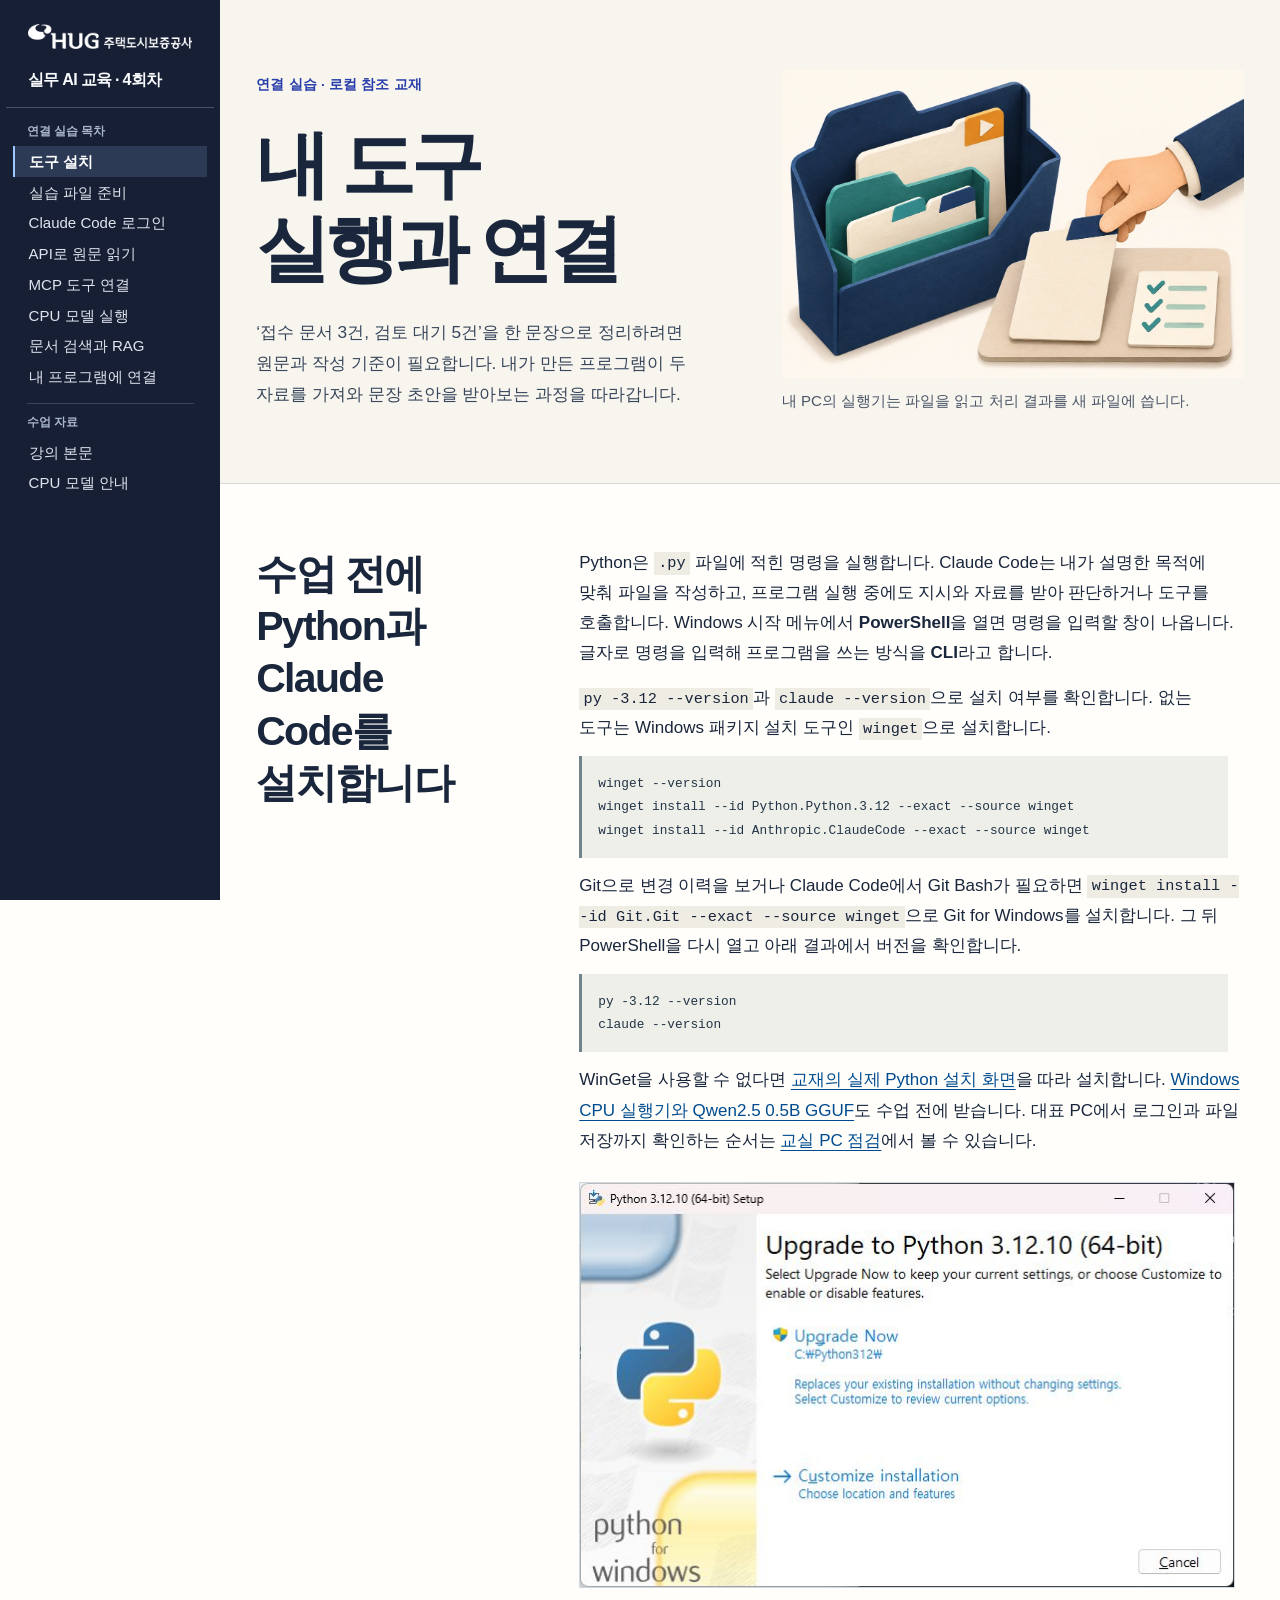
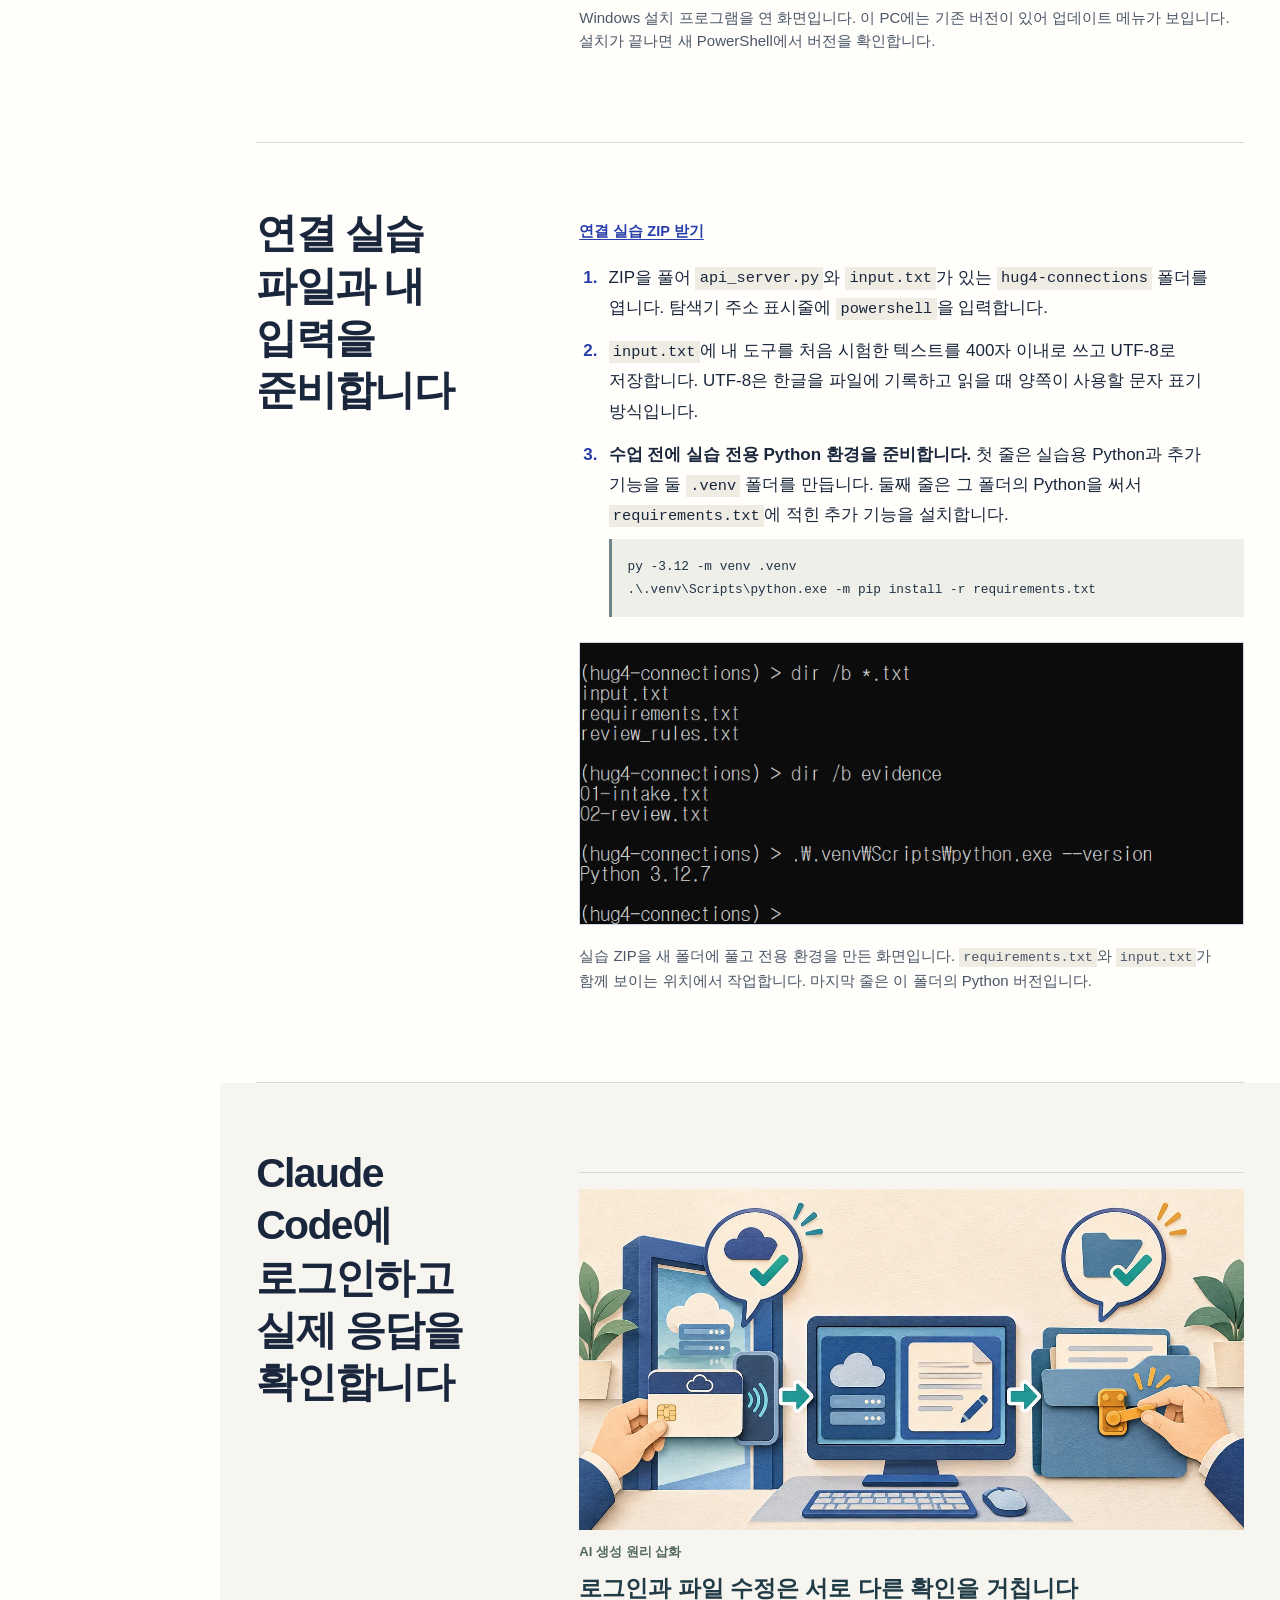
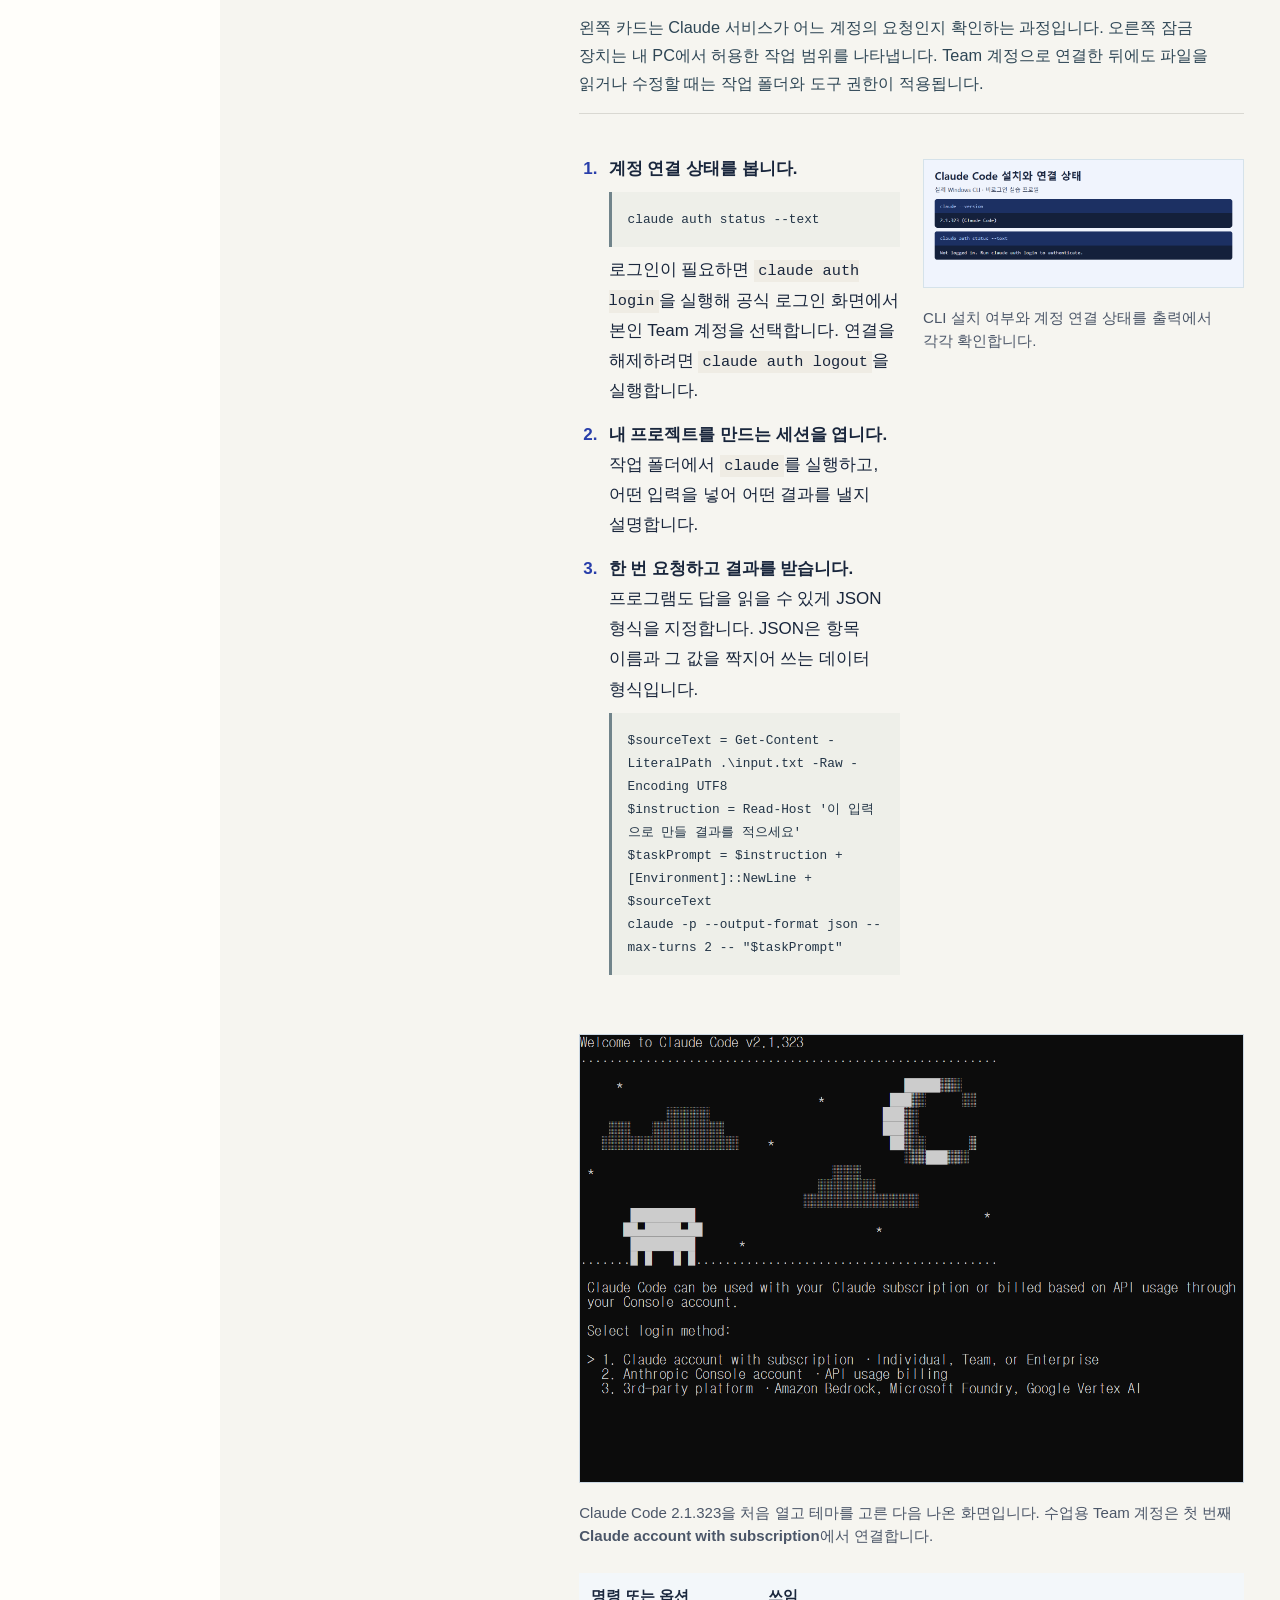
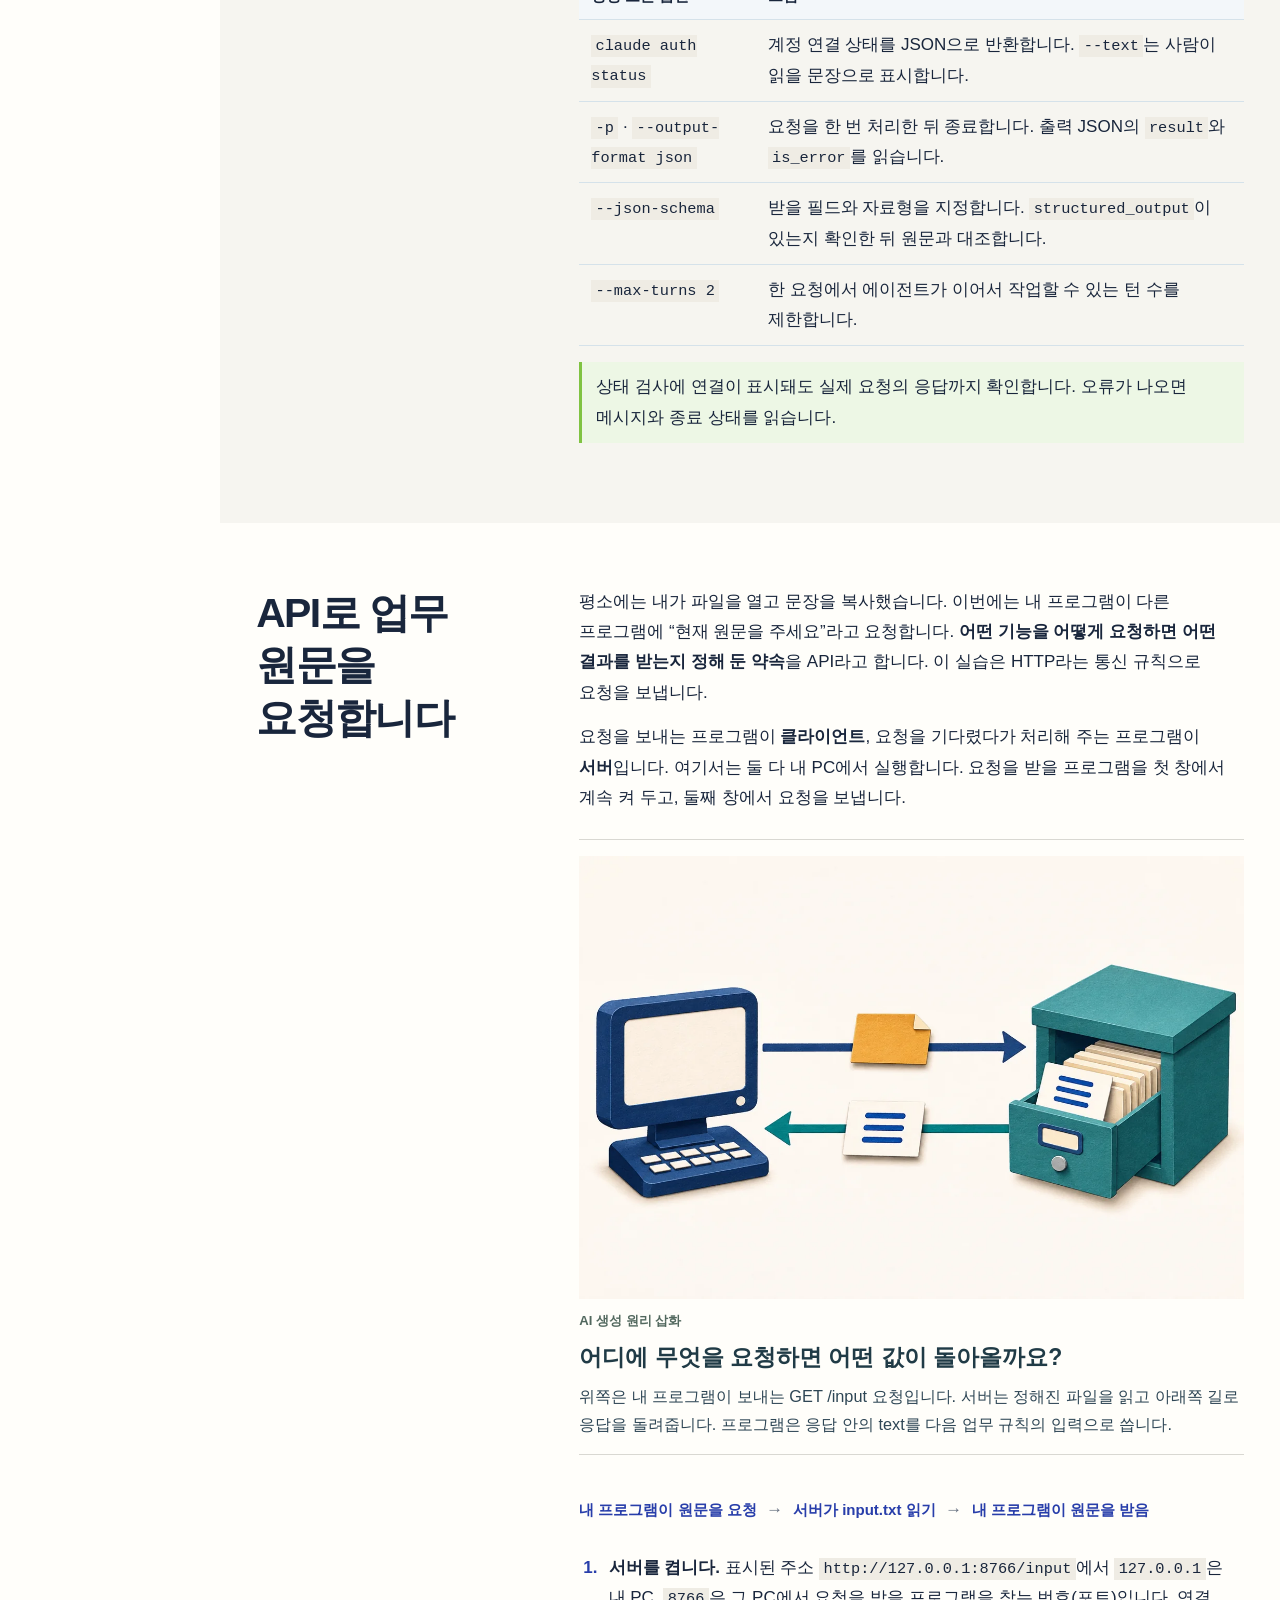
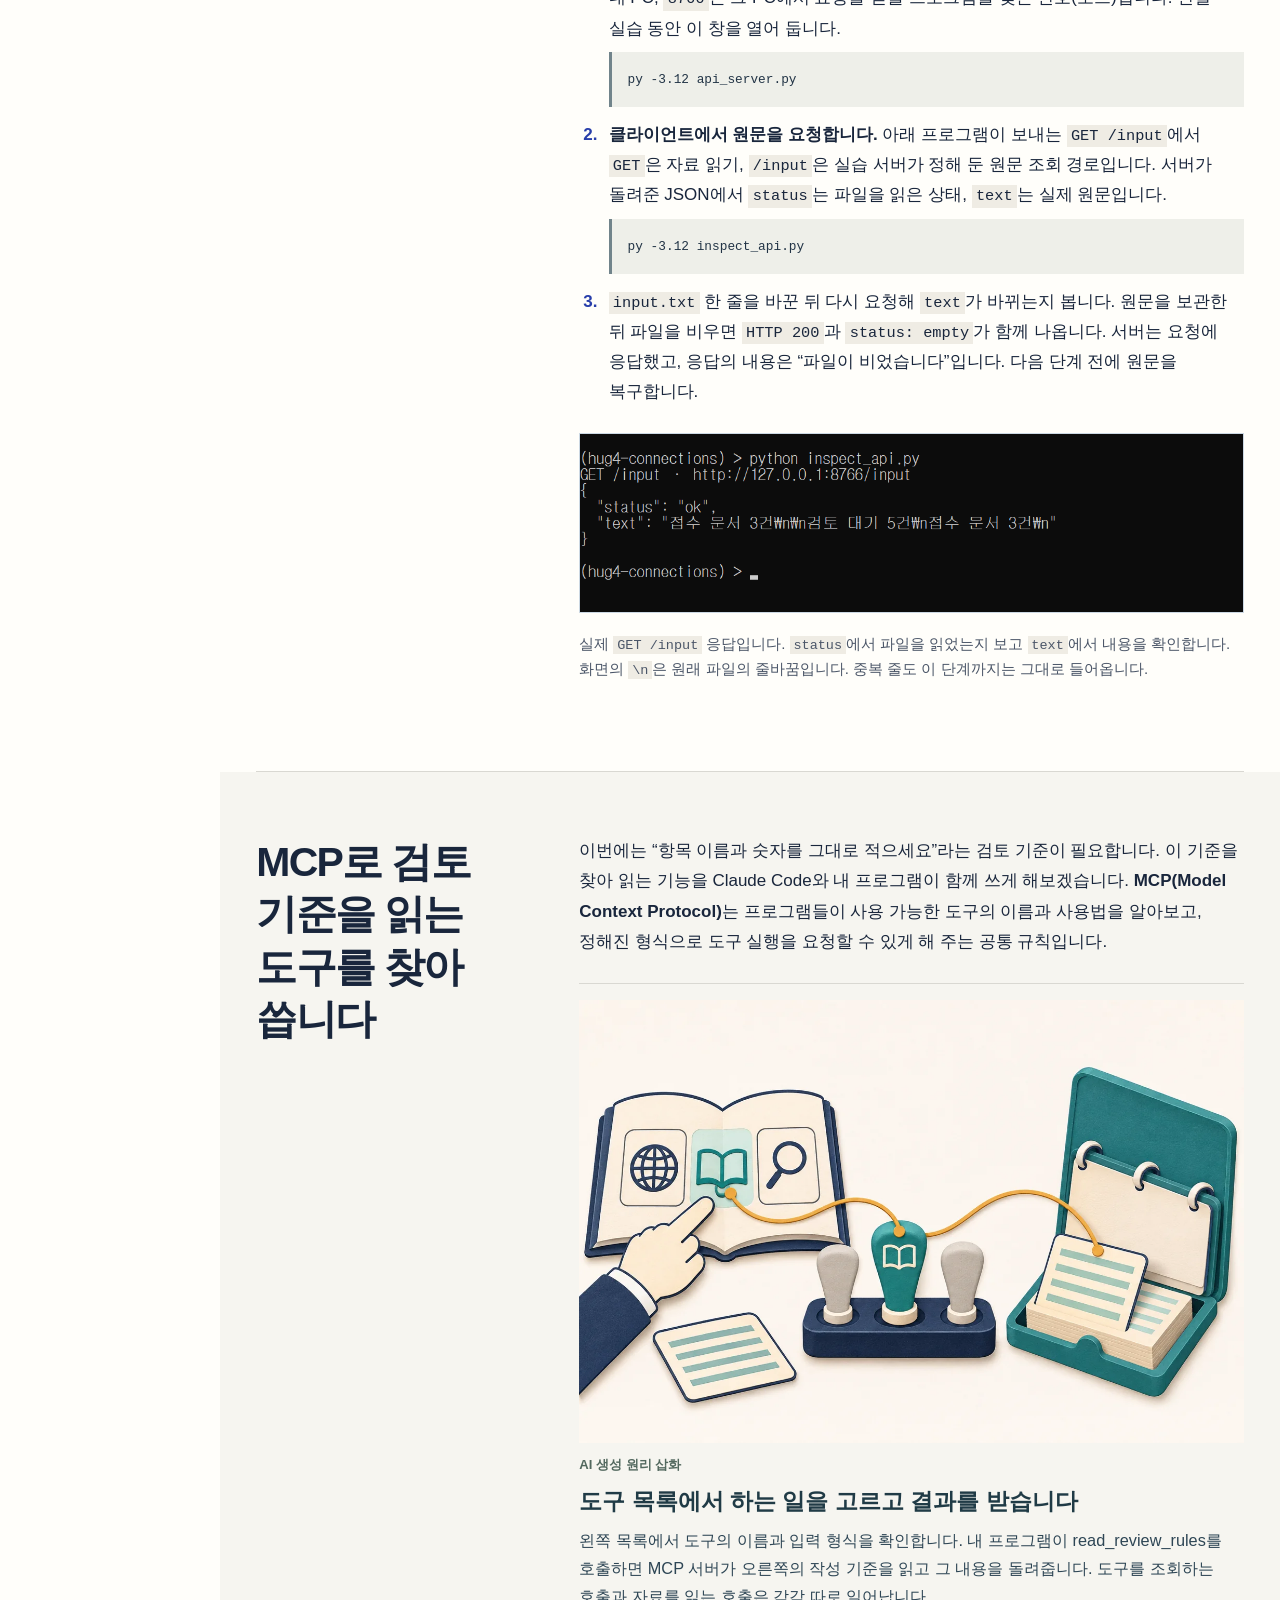
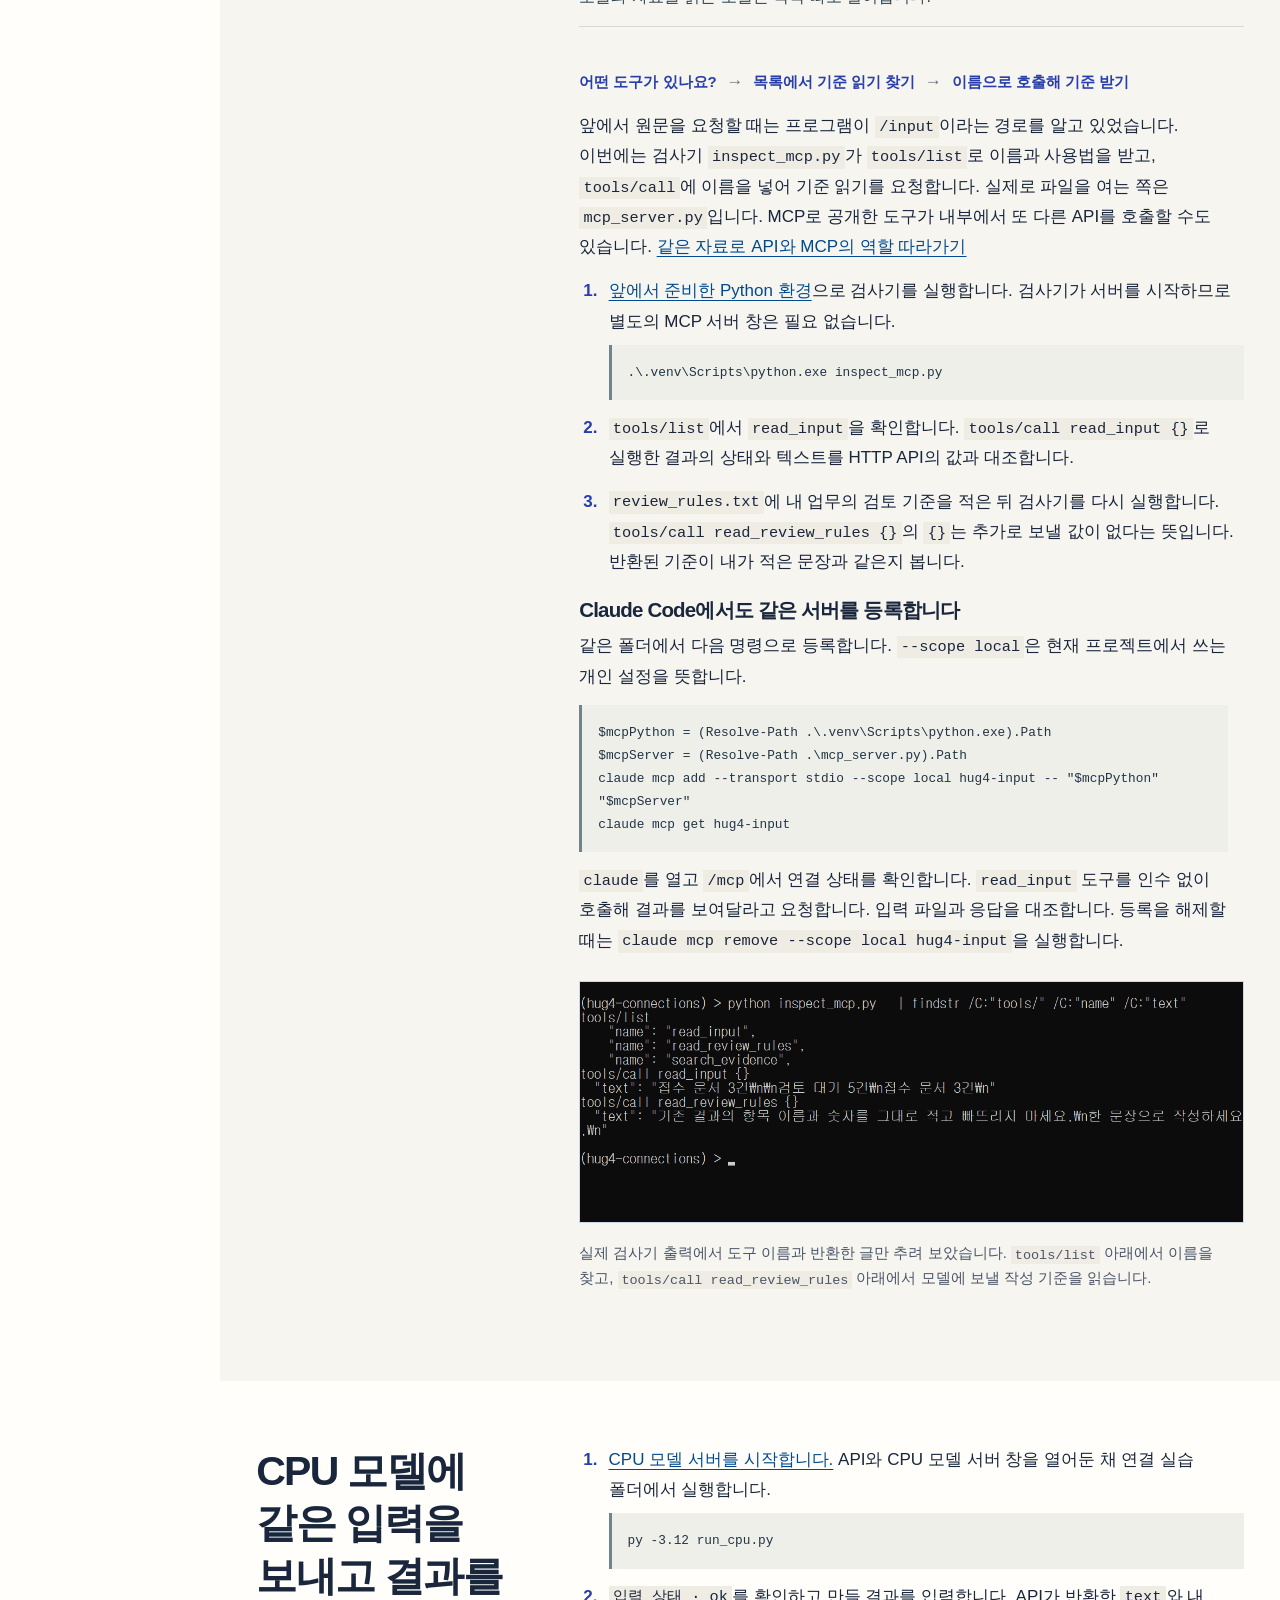
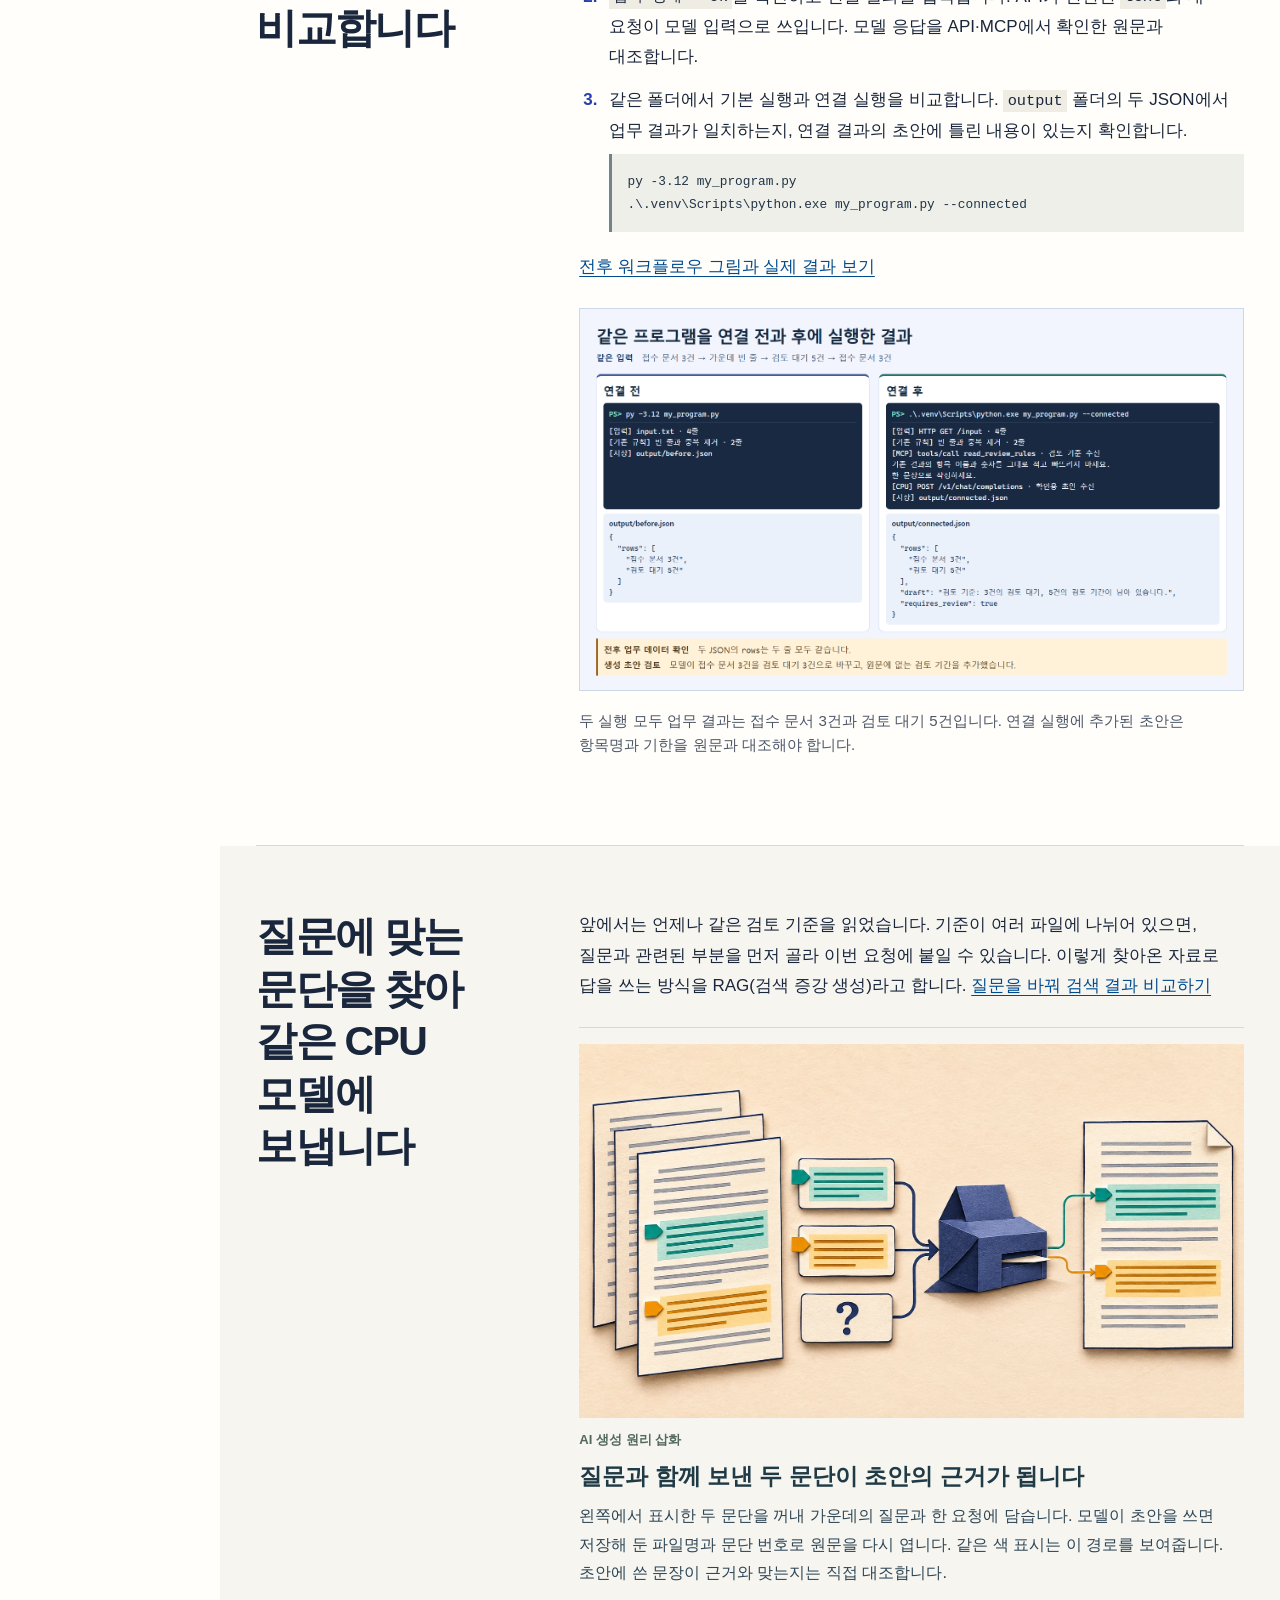
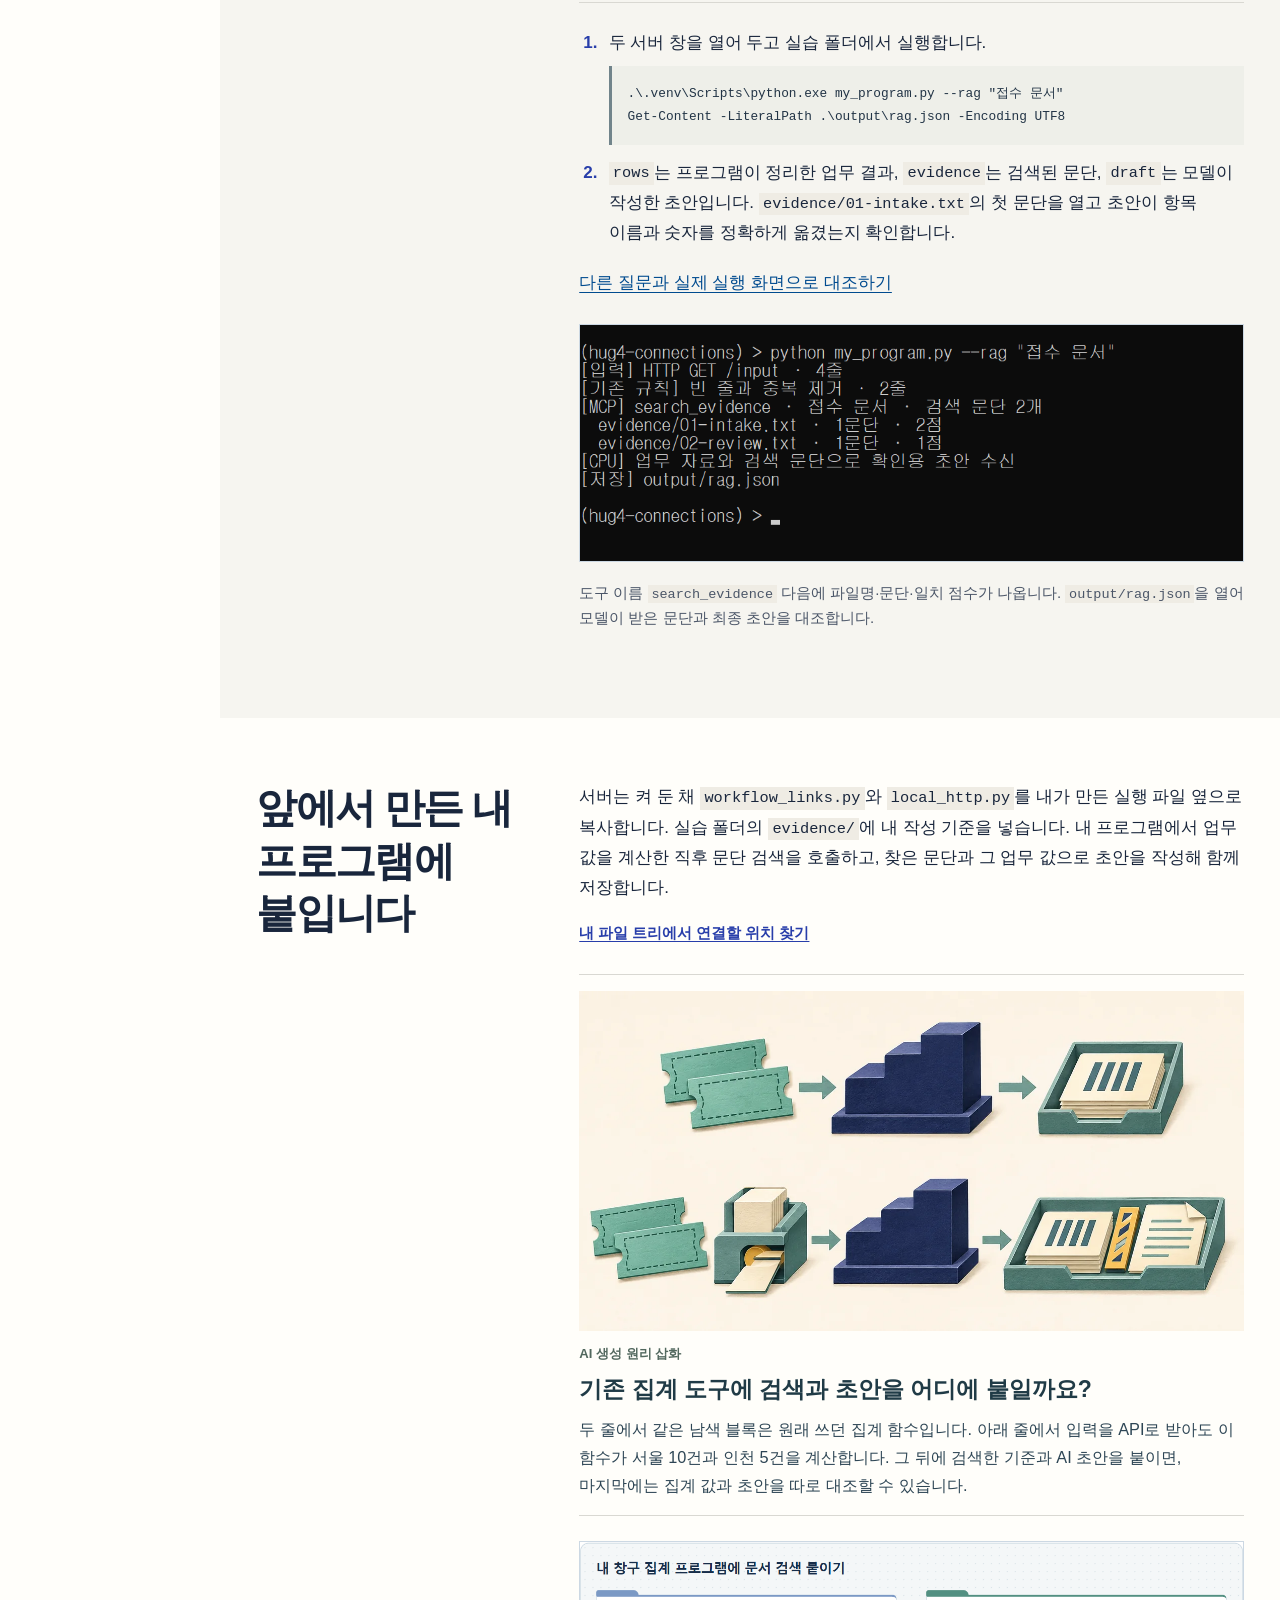
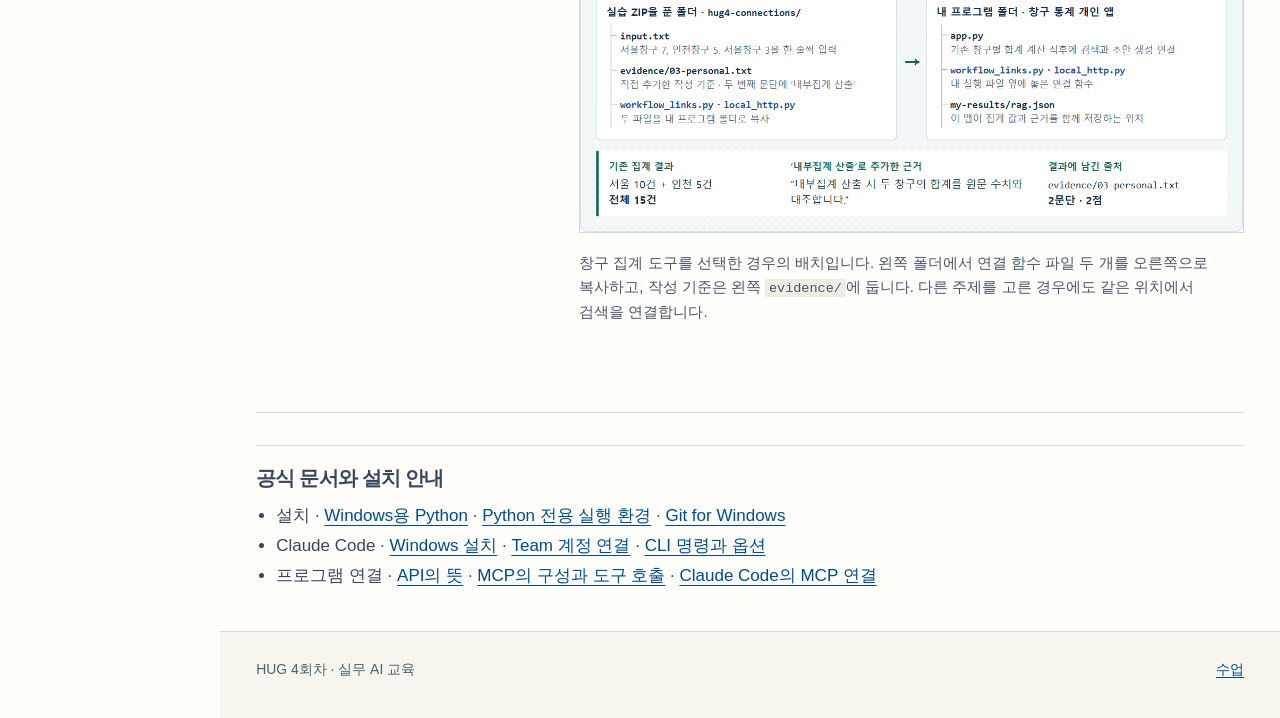
<file: docs/local.html>
<!doctype html>
<html lang="ko">
<head>
  <meta charset="utf-8">
  <meta name="viewport" content="width=device-width,initial-scale=1">
  <meta name="description" content="허그 4회차 연결 실습. Python과 Claude Code를 설치하고 내 프로그램에 입력 API, MCP 문서 검색, CPU 모델 초안 생성을 연결합니다.">
  <title>내 도구 실행과 연결 · HUG 4회차</title>
  <link rel="stylesheet" href="assets/site.css">
  <link rel="stylesheet" href="assets/example-figures.css">
  <link rel="stylesheet" href="assets/principles.css">
  <script src="assets/example-viewer.js" defer></script>
  <link rel="stylesheet" href="assets/guide-spread.css">
  <link rel="stylesheet" href="assets/course-rail.css">
  <script src="assets/course-rail.js" defer></script>
</head>
<body class="has-course-rail guide-page guide-spread">
  <a class="skip" href="#main">본문으로</a>
  <header class="rail-mobile"><a class="rail-mobile-brand" href="index.html"><img src="assets/brand/hug-logo.png" width="209" height="32" alt="HUG 주택도시보증공사"><span>실무 AI 교육</span></a><button type="button" class="rail-toggle" id="rail-toggle" aria-controls="course-rail" aria-expanded="false"><i aria-hidden="true"></i>목차</button></header>
  <aside class="course-rail" id="course-rail" aria-label="연결 실습 목차">
    <div class="rail-mast"><a class="rail-brand" href="index.html"><img src="assets/brand/hug-logo.png" width="209" height="32" alt="HUG 주택도시보증공사"></a><span class="rail-course">실무 AI 교육 · 4회차</span><button type="button" class="rail-close" id="rail-close" aria-label="목차 닫기">×</button></div>
    <nav class="rail-scroll" aria-label="연결 실습 목차">
      <p class="rail-nav-label">연결 실습 목차</p>
      <a href="#install">도구 설치</a>
      <a href="#start">실습 파일 준비</a>
      <a href="#claude">Claude Code 로그인</a>
      <a href="#api">API로 원문 읽기</a>
      <a href="#mcp">MCP 도구 연결</a>
      <a href="#local-flow">CPU 모델 실행</a>
      <a href="#local-rag">문서 검색과 RAG</a>
      <a href="#apply-to-project">내 프로그램에 연결</a>
      <p class="rail-nav-label">수업 자료</p>
      <a href="index.html#setup">강의 본문</a>
      <a href="models.html">CPU 모델 안내</a>
    </nav>
  </aside>
  <div class="rail-scrim" aria-hidden="true"></div>
  <main id="main">
    <header class="page-title"><div class="wrap guide-cover"><div class="guide-cover-copy">
      <p class="kicker">연결 실습 · 로컬 참조 교재</p>
      <h1>내 도구 실행과 연결</h1>
      <p>‘접수 문서 3건, 검토 대기 5건’을 한 문장으로 정리하려면 원문과 작성 기준이 필요합니다. 내가 만든 프로그램이 두 자료를 가져와 문장 초안을 받아보는 과정을 따라갑니다.</p>
    </div>
      <figure class="guide-cover-figure"><img src="assets/principles/files.webp" width="1280" height="853" alt="큰 프로젝트 폴더의 작은 폴더와 실행 문서 가운데 손이 문서 한 장을 꺼내 작업대로 옮깁니다."><figcaption>내 PC의 실행기는 파일을 읽고 처리 결과를 새 파일에 씁니다.</figcaption></figure>
    </div></header>

    <section class="wrap section" id="install">
      <h2>수업 전에 Python과 Claude Code를 설치합니다</h2>
      <div class="guide-column">
      <p class="reading">Python은 <code>.py</code> 파일에 적힌 명령을 실행합니다. Claude Code는 내가 설명한 목적에 맞춰 파일을 작성하고, 프로그램 실행 중에도 지시와 자료를 받아 판단하거나 도구를 호출합니다. Windows 시작 메뉴에서 <strong>PowerShell</strong>을 열면 명령을 입력할 창이 나옵니다. 글자로 명령을 입력해 프로그램을 쓰는 방식을 <strong>CLI</strong>라고 합니다.</p>
      <p class="reading"><code>py -3.12 --version</code>과 <code>claude --version</code>으로 설치 여부를 확인합니다. 없는 도구는 Windows 패키지 설치 도구인 <code>winget</code>으로 설치합니다.</p>
      <pre class="reading"><code>winget --version
winget install --id Python.Python.3.12 --exact --source winget
winget install --id Anthropic.ClaudeCode --exact --source winget</code></pre>
      <p class="reading">Git으로 변경 이력을 보거나 Claude Code에서 Git Bash가 필요하면 <code>winget install --id Git.Git --exact --source winget</code>으로 Git for Windows를 설치합니다. 그 뒤 PowerShell을 다시 열고 아래 결과에서 버전을 확인합니다.</p>
      <pre class="reading"><code>py -3.12 --version
claude --version</code></pre>
      <p class="reading">WinGet을 사용할 수 없다면 <a href="index.html#setup-windows">교재의 실제 Python 설치 화면</a>을 따라 설치합니다. <a href="models.html#download">Windows CPU 실행기와 Qwen2.5 0.5B GGUF</a>도 수업 전에 받습니다. 대표 PC에서 로그인과 파일 저장까지 확인하는 순서는 <a href="index.html#setup">교실 PC 점검</a>에서 볼 수 있습니다.</p>
      <figure class="course-example"><a href="assets/captures/python-312-installer.png"><img src="assets/captures/python-312-installer.png" width="656" height="405" alt="검증 PC에서 실제 실행한 Windows용 Python 3.12 설치 화면. 이미 설치된 버전의 업데이트 메뉴가 보입니다." loading="lazy"></a><figcaption>Windows 설치 프로그램을 연 화면입니다. 이 PC에는 기존 버전이 있어 업데이트 메뉴가 보입니다. 설치가 끝나면 새 PowerShell에서 버전을 확인합니다.</figcaption></figure>
      </div>
    </section>

    <section class="wrap section" id="start">
      <h2>연결 실습 파일과 내 입력을 준비합니다</h2>
      <div class="guide-column">
      <div class="actions"><a class="btn primary" href="downloads/hug4-connections.zip" download>연결 실습 ZIP 받기</a></div>
      <ol class="lesson-steps reading" id="prepare">
        <li>ZIP을 풀어 <code>api_server.py</code>와 <code>input.txt</code>가 있는 <code>hug4-connections</code> 폴더를 엽니다. 탐색기 주소 표시줄에 <code>powershell</code>을 입력합니다.</li>
        <li><code>input.txt</code>에 내 도구를 처음 시험한 텍스트를 400자 이내로 쓰고 UTF-8로 저장합니다. UTF-8은 한글을 파일에 기록하고 읽을 때 양쪽이 사용할 문자 표기 방식입니다.</li>
        <li><strong>수업 전에 실습 전용 Python 환경을 준비합니다.</strong> 첫 줄은 실습용 Python과 추가 기능을 둘 <code>.venv</code> 폴더를 만듭니다. 둘째 줄은 그 폴더의 Python을 써서 <code>requirements.txt</code>에 적힌 추가 기능을 설치합니다.
          <pre><code>py -3.12 -m venv .venv
.\.venv\Scripts\python.exe -m pip install -r requirements.txt</code></pre></li>
      </ol>
      <figure class="course-example"><a href="assets/captures/example-early-folder.png" target="_blank" rel="noopener"><img src="assets/captures/example-early-folder.png" width="858" height="364" alt="압축을 푼 hug4-connections에서 input.txt와 requirements.txt, evidence 안의 기준 문서 두 개를 확인하고 전용 Python을 실행한 Windows 화면." loading="lazy"></a><figcaption>실습 ZIP을 새 폴더에 풀고 전용 환경을 만든 화면입니다. <code>requirements.txt</code>와 <code>input.txt</code>가 함께 보이는 위치에서 작업합니다. 마지막 줄은 이 폴더의 Python 버전입니다.</figcaption></figure>
      </div>
    </section>

    <div class="paper"><section class="wrap section" id="claude">
      <h2>Claude Code에 로그인하고 실제 응답을 확인합니다</h2>
      <div class="guide-column">
      <figure class="principle-plate">
        <a href="assets/principles/account.webp" aria-label="로그인과 파일 수정은 서로 다른 확인을 거칩니다 그림 확대"><img src="assets/principles/account.webp" width="1320" height="676" loading="lazy" decoding="async" alt="왼쪽은 계정 카드를 확인하는 서비스이고, 오른쪽은 작업 폴더의 잠금 장치를 여는 손입니다."></a>
        <figcaption><small>AI 생성 원리 삽화</small> <strong>로그인과 파일 수정은 서로 다른 확인을 거칩니다</strong>
          <p>왼쪽 카드는 Claude 서비스가 어느 계정의 요청인지 확인하는 과정입니다. 오른쪽 잠금 장치는 내 PC에서 허용한 작업 범위를 나타냅니다. Team 계정으로 연결한 뒤에도 파일을 읽거나 수정할 때는 작업 폴더와 도구 권한이 적용됩니다.</p>
        </figcaption>
      </figure>
      <div class="split">
        <ol class="lesson-steps">
          <li><strong>계정 연결 상태를 봅니다.</strong>
            <pre><code>claude auth status --text</code></pre>
            <p>로그인이 필요하면 <code>claude auth login</code>을 실행해 공식 로그인 화면에서 본인 Team 계정을 선택합니다. 연결을 해제하려면 <code>claude auth logout</code>을 실행합니다.</p>
          </li>
          <li><strong>내 프로젝트를 만드는 세션을 엽니다.</strong> 작업 폴더에서 <code>claude</code>를 실행하고, 어떤 입력을 넣어 어떤 결과를 낼지 설명합니다.</li>
          <li><strong>한 번 요청하고 결과를 받습니다.</strong> 프로그램도 답을 읽을 수 있게 JSON 형식을 지정합니다. JSON은 항목 이름과 그 값을 짝지어 쓰는 데이터 형식입니다.
            <pre><code>$sourceText = Get-Content -LiteralPath .\input.txt -Raw -Encoding UTF8
$instruction = Read-Host '이 입력으로 만들 결과를 적으세요'
$taskPrompt = $instruction + [Environment]::NewLine + $sourceText
claude -p --output-format json --max-turns 2 -- "$taskPrompt"</code></pre>
          </li>
        </ol>
        <figure class="screenshot">
          <a href="assets/captures/claude.png"><img width="1040" height="415" src="assets/captures/claude.png" alt="Claude Code 버전과 미로그인 상태를 표시한 실제 명령 출력" loading="lazy"></a>
          <figcaption>CLI 설치 여부와 계정 연결 상태를 출력에서 각각 확인합니다.</figcaption>
        </figure>
      </div>
      <figure class="course-example"><a href="assets/captures/example-claude-login.png"><img src="assets/captures/example-claude-login.png" width="1196" height="806" alt="Claude Code가 표시한 실제 최초 로그인 방법 선택 화면. 첫 번째 항목에 Individual, Team, or Enterprise가 적혀 있습니다." loading="lazy"></a><figcaption>Claude Code 2.1.323을 처음 열고 테마를 고른 다음 나온 화면입니다. 수업용 Team 계정은 첫 번째 <strong>Claude account with subscription</strong>에서 연결합니다.</figcaption></figure>
      <div class="table-wrap"><table><thead><tr><th scope="col">명령 또는 옵션</th><th scope="col">쓰임</th></tr></thead><tbody>
        <tr><td><code>claude auth status</code></td><td>계정 연결 상태를 JSON으로 반환합니다. <code>--text</code>는 사람이 읽을 문장으로 표시합니다.</td></tr>
        <tr><td><code>-p</code> · <code>--output-format json</code></td><td>요청을 한 번 처리한 뒤 종료합니다. 출력 JSON의 <code>result</code>와 <code>is_error</code>를 읽습니다.</td></tr>
        <tr><td><code>--json-schema</code></td><td>받을 필드와 자료형을 지정합니다. <code>structured_output</code>이 있는지 확인한 뒤 원문과 대조합니다.</td></tr>
        <tr><td><code>--max-turns 2</code></td><td>한 요청에서 에이전트가 이어서 작업할 수 있는 턴 수를 제한합니다.</td></tr>
      </tbody></table></div>
      <p class="result-check reading">상태 검사에 연결이 표시돼도 실제 요청의 응답까지 확인합니다. 오류가 나오면 메시지와 종료 상태를 읽습니다.</p>
      </div>
    </section></div>

    <section class="wrap section" id="api">
      <h2>API로 업무 원문을 요청합니다</h2>
      <div class="guide-column">
      <p class="reading">평소에는 내가 파일을 열고 문장을 복사했습니다. 이번에는 내 프로그램이 다른 프로그램에 “현재 원문을 주세요”라고 요청합니다. <strong>어떤 기능을 어떻게 요청하면 어떤 결과를 받는지 정해 둔 약속</strong>을 API라고 합니다. 이 실습은 HTTP라는 통신 규칙으로 요청을 보냅니다.</p>
      <p class="reading">요청을 보내는 프로그램이 <strong>클라이언트</strong>, 요청을 기다렸다가 처리해 주는 프로그램이 <strong>서버</strong>입니다. 여기서는 둘 다 내 PC에서 실행합니다. 요청을 받을 프로그램을 첫 창에서 계속 켜 두고, 둘째 창에서 요청을 보냅니다.</p>
      <figure class="principle-plate">
        <a href="assets/principles/api.webp" aria-label="어디에 무엇을 요청하면 어떤 값이 돌아올까요? 그림 확대"><img src="assets/principles/api.webp" width="1280" height="853" loading="lazy" decoding="async" alt="단말기에서 자료함으로 요청 카드가 건너가고, 반대 방향 화살표로 원문과 같은 표식의 자료 카드가 돌아옵니다."></a>
        <figcaption><small>AI 생성 원리 삽화</small> <strong>어디에 무엇을 요청하면 어떤 값이 돌아올까요?</strong>
          <p>위쪽은 내 프로그램이 보내는 GET /input 요청입니다. 서버는 정해진 파일을 읽고 아래쪽 길로 응답을 돌려줍니다. 프로그램은 응답 안의 text를 다음 업무 규칙의 입력으로 씁니다.</p>
        </figcaption>
      </figure>
      <div class="diagram" aria-label="입력 API에서 원문을 받는 순서"><b>내 프로그램이 원문을 요청</b><span aria-hidden="true">→</span><b>서버가 input.txt 읽기</b><span aria-hidden="true">→</span><b>내 프로그램이 원문을 받음</b></div>
      <ol class="lesson-steps reading">
        <li><strong>서버를 켭니다.</strong> 표시된 주소 <code>http://127.0.0.1:8766/input</code>에서 <code>127.0.0.1</code>은 내 PC, <code>8766</code>은 그 PC에서 요청을 받을 프로그램을 찾는 번호(포트)입니다. 연결 실습 동안 이 창을 열어 둡니다.
          <pre><code>py -3.12 api_server.py</code></pre></li>
        <li><strong>클라이언트에서 원문을 요청합니다.</strong> 아래 프로그램이 보내는 <code>GET /input</code>에서 <code>GET</code>은 자료 읽기, <code>/input</code>은 실습 서버가 정해 둔 원문 조회 경로입니다. 서버가 돌려준 JSON에서 <code>status</code>는 파일을 읽은 상태, <code>text</code>는 실제 원문입니다.
          <pre><code>py -3.12 inspect_api.py</code></pre></li>
        <li><code>input.txt</code> 한 줄을 바꾼 뒤 다시 요청해 <code>text</code>가 바뀌는지 봅니다. 원문을 보관한 뒤 파일을 비우면 <code>HTTP 200</code>과 <code>status: empty</code>가 함께 나옵니다. 서버는 요청에 응답했고, 응답의 내용은 “파일이 비었습니다”입니다. 다음 단계 전에 원문을 복구합니다.</li>
      </ol>
      <figure class="course-example"><a href="assets/captures/example-api.png"><img src="assets/captures/example-api.png" width="1066" height="286" alt="입력 API가 반환한 JSON에 status ok와 접수 문서 3건, 검토 대기 5건, 반복된 접수 문서 3건이 들어 있습니다." loading="lazy"></a><figcaption>실제 <code>GET /input</code> 응답입니다. <code>status</code>에서 파일을 읽었는지 보고 <code>text</code>에서 내용을 확인합니다. 화면의 <code>\n</code>은 원래 파일의 줄바꿈입니다. 중복 줄도 이 단계까지는 그대로 들어옵니다.</figcaption></figure>
      </div>
    </section>

    <div class="paper"><section class="wrap section" id="mcp">
      <h2>MCP로 검토 기준을 읽는 도구를 찾아 씁니다</h2>
      <div class="guide-column">
      <p class="reading">이번에는 “항목 이름과 숫자를 그대로 적으세요”라는 검토 기준이 필요합니다. 이 기준을 찾아 읽는 기능을 Claude Code와 내 프로그램이 함께 쓰게 해보겠습니다. <strong>MCP(Model Context Protocol)</strong>는 프로그램들이 사용 가능한 도구의 이름과 사용법을 알아보고, 정해진 형식으로 도구 실행을 요청할 수 있게 해 주는 공통 규칙입니다.</p>
      <figure class="principle-plate">
        <a href="assets/principles/mcp.webp" aria-label="도구 목록에서 하는 일을 고르고 결과를 받습니다 그림 확대"><img src="assets/principles/mcp.webp" width="1280" height="853" loading="lazy" decoding="async" alt="도구 목록에서 책 모양을 고르면 같은 표식의 도구가 보관된 기준 문서에 연결됩니다."></a>
        <figcaption><small>AI 생성 원리 삽화</small> <strong>도구 목록에서 하는 일을 고르고 결과를 받습니다</strong>
          <p>왼쪽 목록에서 도구의 이름과 입력 형식을 확인합니다. 내 프로그램이 read_review_rules를 호출하면 MCP 서버가 오른쪽의 작성 기준을 읽고 그 내용을 돌려줍니다. 도구를 조회하는 호출과 자료를 읽는 호출은 각각 따로 일어납니다.</p>
        </figcaption>
      </figure>
      <div class="diagram" aria-label="MCP로 검토 기준을 요청하는 순서"><b>어떤 도구가 있나요?</b><span aria-hidden="true">→</span><b>목록에서 기준 읽기 찾기</b><span aria-hidden="true">→</span><b>이름으로 호출해 기준 받기</b></div>
      <p class="reading">앞에서 원문을 요청할 때는 프로그램이 <code>/input</code>이라는 경로를 알고 있었습니다. 이번에는 검사기 <code>inspect_mcp.py</code>가 <code>tools/list</code>로 이름과 사용법을 받고, <code>tools/call</code>에 이름을 넣어 기준 읽기를 요청합니다. 실제로 파일을 여는 쪽은 <code>mcp_server.py</code>입니다. MCP로 공개한 도구가 내부에서 또 다른 API를 호출할 수도 있습니다. <a href="index.html#connection-principles">같은 자료로 API와 MCP의 역할 따라가기</a></p>
      <ol class="lesson-steps reading">
        <li><a href="#start">앞에서 준비한 Python 환경</a>으로 검사기를 실행합니다. 검사기가 서버를 시작하므로 별도의 MCP 서버 창은 필요 없습니다.
          <pre><code>.\.venv\Scripts\python.exe inspect_mcp.py</code></pre>
        </li>
        <li><code>tools/list</code>에서 <code>read_input</code>을 확인합니다. <code>tools/call read_input {}</code>로 실행한 결과의 상태와 텍스트를 HTTP API의 값과 대조합니다.</li>
        <li><code>review_rules.txt</code>에 내 업무의 검토 기준을 적은 뒤 검사기를 다시 실행합니다. <code>tools/call read_review_rules {}</code>의 <code>{}</code>는 추가로 보낼 값이 없다는 뜻입니다. 반환된 기준이 내가 적은 문장과 같은지 봅니다.</li>
      </ol>
      <h3>Claude Code에서도 같은 서버를 등록합니다</h3>
      <p class="reading">같은 폴더에서 다음 명령으로 등록합니다. <code>--scope local</code>은 현재 프로젝트에서 쓰는 개인 설정을 뜻합니다.</p>
      <pre class="reading"><code>$mcpPython = (Resolve-Path .\.venv\Scripts\python.exe).Path
$mcpServer = (Resolve-Path .\mcp_server.py).Path
claude mcp add --transport stdio --scope local hug4-input -- "$mcpPython" "$mcpServer"
claude mcp get hug4-input</code></pre>
      <p class="reading"><code>claude</code>를 열고 <code>/mcp</code>에서 연결 상태를 확인합니다. <code>read_input</code> 도구를 인수 없이 호출해 결과를 보여달라고 요청합니다. 입력 파일과 응답을 대조합니다. 등록을 해제할 때는 <code>claude mcp remove --scope local hug4-input</code>을 실행합니다.</p>
      <figure class="course-example"><a href="assets/captures/example-mcp.png"><img src="assets/captures/example-mcp.png" width="1222" height="442" alt="도구 목록에 이름 세 개가 있고, 아래에는 원문을 읽는 호출과 검토 기준을 읽는 호출의 서로 다른 응답이 보입니다." loading="lazy"></a><figcaption>실제 검사기 출력에서 도구 이름과 반환한 글만 추려 보았습니다. <code>tools/list</code> 아래에서 이름을 찾고, <code>tools/call read_review_rules</code> 아래에서 모델에 보낼 작성 기준을 읽습니다.</figcaption></figure>
      </div>
    </section></div>

    <section class="wrap section" id="local-flow">
      <h2>CPU 모델에 같은 입력을 보내고 결과를 비교합니다</h2>
      <div class="guide-column">
      <ol class="lesson-steps reading">
        <li><a href="models.html#start">CPU 모델 서버를 시작합니다.</a> API와 CPU 모델 서버 창을 열어둔 채 연결 실습 폴더에서 실행합니다.
          <pre><code>py -3.12 run_cpu.py</code></pre></li>
        <li><code>입력 상태 · ok</code>를 확인하고 만들 결과를 입력합니다. API가 반환한 <code>text</code>와 내 요청이 모델 입력으로 쓰입니다. 모델 응답을 API·MCP에서 확인한 원문과 대조합니다.</li>
        <li>같은 폴더에서 기본 실행과 연결 실행을 비교합니다. <code>output</code> 폴더의 두 JSON에서 업무 결과가 일치하는지, 연결 결과의 초안에 틀린 내용이 있는지 확인합니다.
          <pre><code>py -3.12 my_program.py
.\.venv\Scripts\python.exe my_program.py --connected</code></pre></li>
      </ol>
      <p class="reading"><a href="index.html#connection-check">전후 워크플로우 그림과 실제 결과 보기</a></p>
      <figure class="course-example"><a href="assets/captures/integration-before-after.png"><img src="assets/captures/integration-before-after.png" width="1560" height="897" alt="같은 업무 규칙을 파일 입력과 API 입력으로 실행한 전후 결과입니다." loading="lazy"></a><figcaption>두 실행 모두 업무 결과는 접수 문서 3건과 검토 대기 5건입니다. 연결 실행에 추가된 초안은 항목명과 기한을 원문과 대조해야 합니다.</figcaption></figure>
      </div>
    </section>
    <div class="paper"><section class="wrap section" id="local-rag">
      <h2>질문에 맞는 문단을 찾아 같은 CPU 모델에 보냅니다</h2>
      <div class="guide-column">
      <p class="reading">앞에서는 언제나 같은 검토 기준을 읽었습니다. 기준이 여러 파일에 나뉘어 있으면, 질문과 관련된 부분을 먼저 골라 이번 요청에 붙일 수 있습니다. 이렇게 찾아온 자료로 답을 쓰는 방식을 RAG(검색 증강 생성)라고 합니다. <a href="index.html#rag">질문을 바꿔 검색 결과 비교하기</a></p>
      <figure class="principle-plate">
        <a href="assets/principles/rag.webp" aria-label="질문과 함께 보낸 두 문단이 초안의 근거가 됩니다 그림 확대"><img src="assets/principles/rag.webp" width="1672" height="941" loading="lazy" decoding="async" alt="원문 가운데 청록색과 노란색 문단 두 개가 선택됩니다. 두 발췌문과 질문 카드가 모델에 함께 들어가고 오른쪽 초안에서 같은 색으로 출처를 추적합니다."></a>
        <figcaption><small>AI 생성 원리 삽화</small> <strong>질문과 함께 보낸 두 문단이 초안의 근거가 됩니다</strong>
          <p>왼쪽에서 표시한 두 문단을 꺼내 가운데의 질문과 한 요청에 담습니다. 모델이 초안을 쓰면 저장해 둔 파일명과 문단 번호로 원문을 다시 엽니다. 같은 색 표시는 이 경로를 보여줍니다. 초안에 쓴 문장이 근거와 맞는지는 직접 대조합니다.</p>
        </figcaption>
      </figure>
      <ol class="lesson-steps reading">
        <li>두 서버 창을 열어 두고 실습 폴더에서 실행합니다.
          <pre><code>.\.venv\Scripts\python.exe my_program.py --rag "접수 문서"
Get-Content -LiteralPath .\output\rag.json -Encoding UTF8</code></pre></li>
        <li><code>rows</code>는 프로그램이 정리한 업무 결과, <code>evidence</code>는 검색된 문단, <code>draft</code>는 모델이 작성한 초안입니다. <code>evidence/01-intake.txt</code>의 첫 문단을 열고 초안이 항목 이름과 숫자를 정확하게 옮겼는지 확인합니다.</li>
      </ol>
      <p class="reading"><a href="index.html#rag-lab">다른 질문과 실제 실행 화면으로 대조하기</a></p>
      <figure class="course-example"><a href="assets/captures/rag-terminal.png"><img src="assets/captures/rag-terminal.png" width="949" height="338" alt="접수 문서를 찾은 실제 콘솔에서 2점과 1점인 문단이 모델로 전달되고 초안이 저장됩니다." loading="lazy"></a><figcaption>도구 이름 <code>search_evidence</code> 다음에 파일명·문단·일치 점수가 나옵니다. <code>output/rag.json</code>을 열어 모델이 받은 문단과 최종 초안을 대조합니다.</figcaption></figure>
      </div>
    </section></div>
    <section class="wrap section" id="apply-to-project">
      <h2>앞에서 만든 내 프로그램에 붙입니다</h2>
      <div class="guide-column">
      <p class="reading">서버는 켜 둔 채 <code>workflow_links.py</code>와 <code>local_http.py</code>를 내가 만든 실행 파일 옆으로 복사합니다. 실습 폴더의 <code>evidence/</code>에 내 작성 기준을 넣습니다. 내 프로그램에서 업무 값을 계산한 직후 문단 검색을 호출하고, 찾은 문단과 그 업무 값으로 초안을 작성해 함께 저장합니다.</p>
      <p class="reading"><a class="btn primary" href="index.html#integrate">내 파일 트리에서 연결할 위치 찾기</a></p>
      <figure class="principle-plate">
        <a href="assets/principles/integration.webp" aria-label="기존 집계 도구에 검색과 초안을 어디에 붙일까요? 그림 확대"><img src="assets/principles/integration.webp" width="1320" height="676" loading="lazy" decoding="async" alt="위아래 두 경로에 같은 남색 계단 모양 처리기가 있습니다. 아래 경로에서는 결과표 옆에 근거 표시와 초안이 추가됩니다."></a>
        <figcaption><small>AI 생성 원리 삽화</small> <strong>기존 집계 도구에 검색과 초안을 어디에 붙일까요?</strong>
          <p>두 줄에서 같은 남색 블록은 원래 쓰던 집계 함수입니다. 아래 줄에서 입력을 API로 받아도 이 함수가 서울 10건과 인천 5건을 계산합니다. 그 뒤에 검색한 기준과 AI 초안을 붙이면, 마지막에는 집계 값과 초안을 따로 대조할 수 있습니다.</p>
        </figcaption>
      </figure>
      <figure class="course-example"><a href="assets/captures/example-rag-transfer.png"><img src="assets/captures/example-rag-transfer.png" width="1248" height="545" alt="창구별 7건, 5건, 3건을 집계하는 개인 앱과 작성 기준을 둔 실습 폴더. 전체 15건 옆에 검색 근거가 함께 저장됩니다." loading="lazy"></a><figcaption>창구 집계 도구를 선택한 경우의 배치입니다. 왼쪽 폴더에서 연결 함수 파일 두 개를 오른쪽으로 복사하고, 작성 기준은 왼쪽 <code>evidence/</code>에 둡니다. 다른 주제를 고른 경우에도 같은 위치에서 검색을 연결합니다.</figcaption></figure>
      </div>
    </section>
    <div class="wrap">
      <section class="guide-sources">
        <h2>공식 문서와 설치 안내</h2>
        <ul>
          <li>설치 · <a href="https://www.python.org/downloads/windows/">Windows용 Python</a> · <a href="https://docs.python.org/3.12/library/venv.html">Python 전용 실행 환경</a> · <a href="https://git-scm.com/install/windows">Git for Windows</a></li>
          <li>Claude Code · <a href="https://code.claude.com/docs/en/setup">Windows 설치</a> · <a href="https://support.claude.com/en/articles/11845131-use-claude-code-with-your-team-or-enterprise-plan">Team 계정 연결</a> · <a href="https://code.claude.com/docs/en/cli-reference">CLI 명령과 옵션</a></li>
          <li>프로그램 연결 · <a href="https://developer.mozilla.org/en-US/docs/Glossary/API">API의 뜻</a> · <a href="https://modelcontextprotocol.io/docs/learn/architecture">MCP의 구성과 도구 호출</a> · <a href="https://code.claude.com/docs/en/mcp">Claude Code의 MCP 연결</a></li>
        </ul>
      </section>
    </div>
  </main>
  <footer class="bottom"><div class="wrap"><span>HUG 4회차 · 실무 AI 교육</span><a href="index.html">수업</a></div></footer>
</body>
</html>
</file>
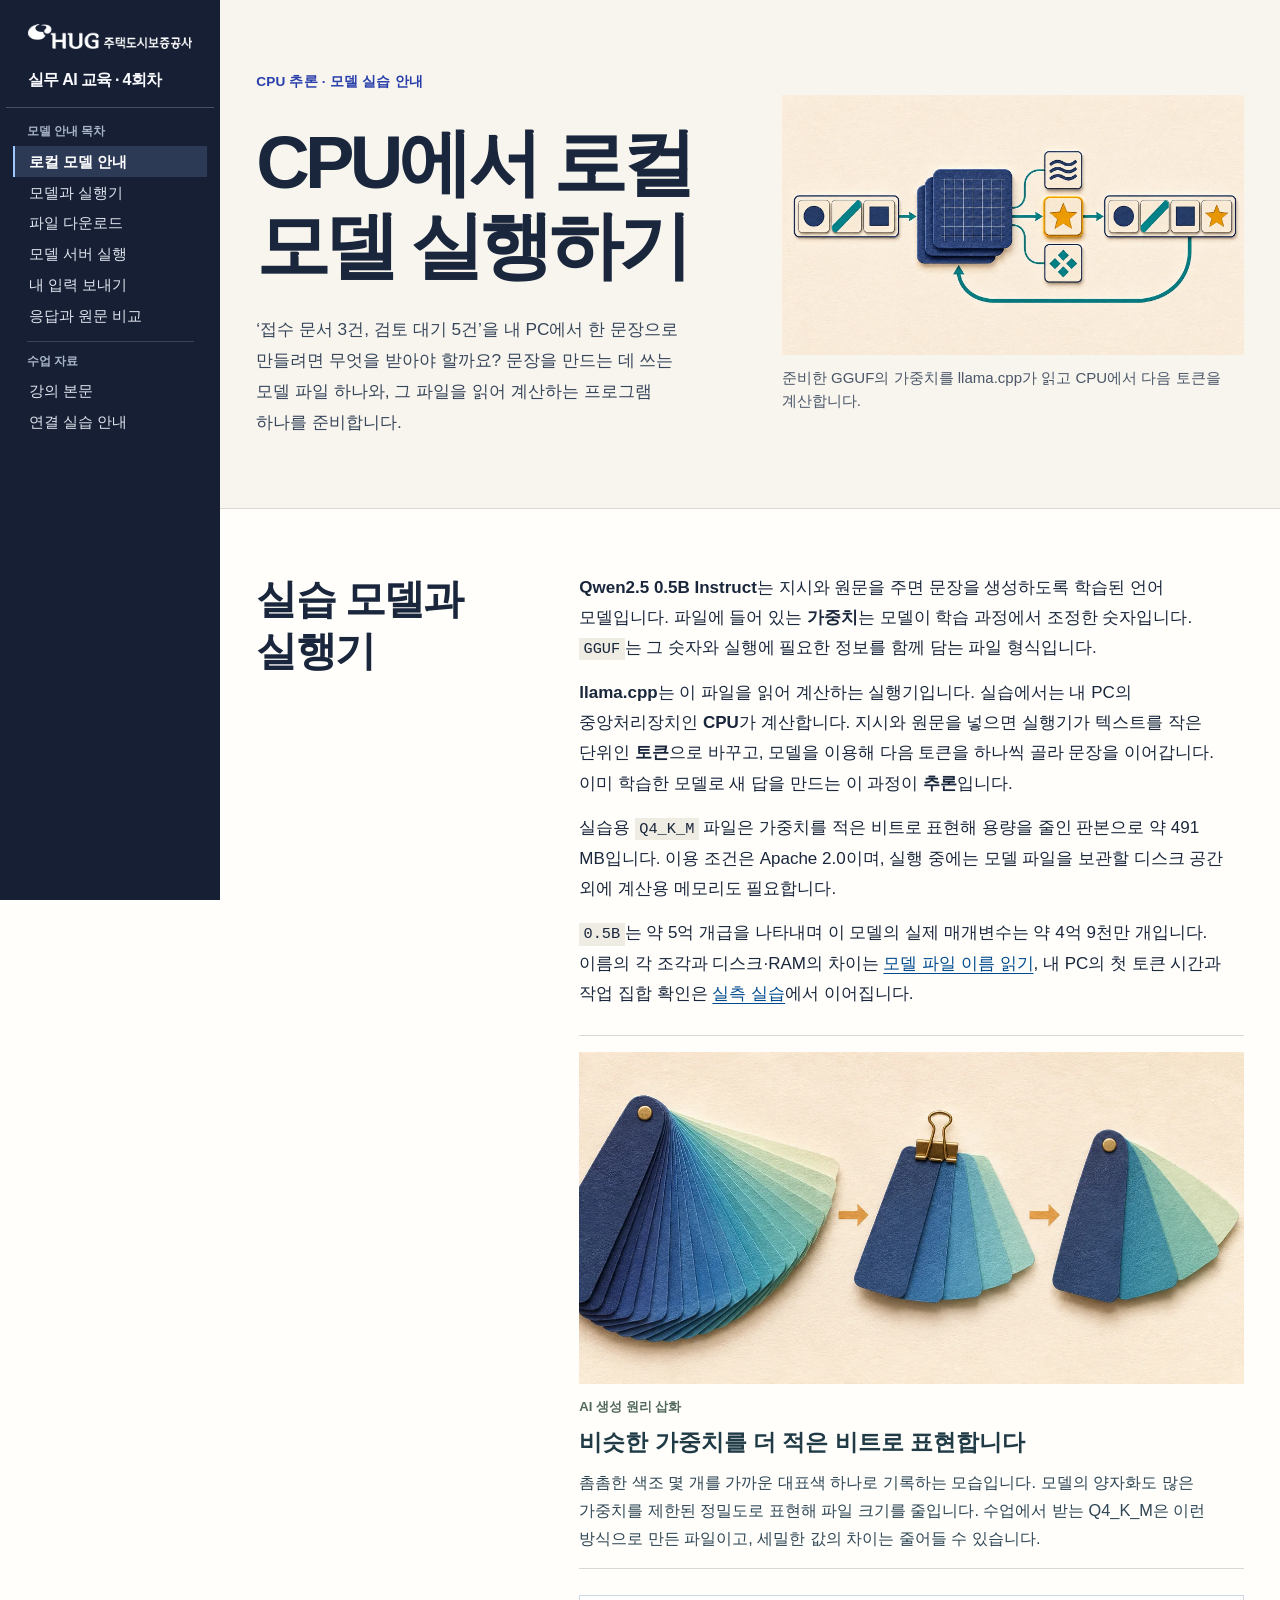
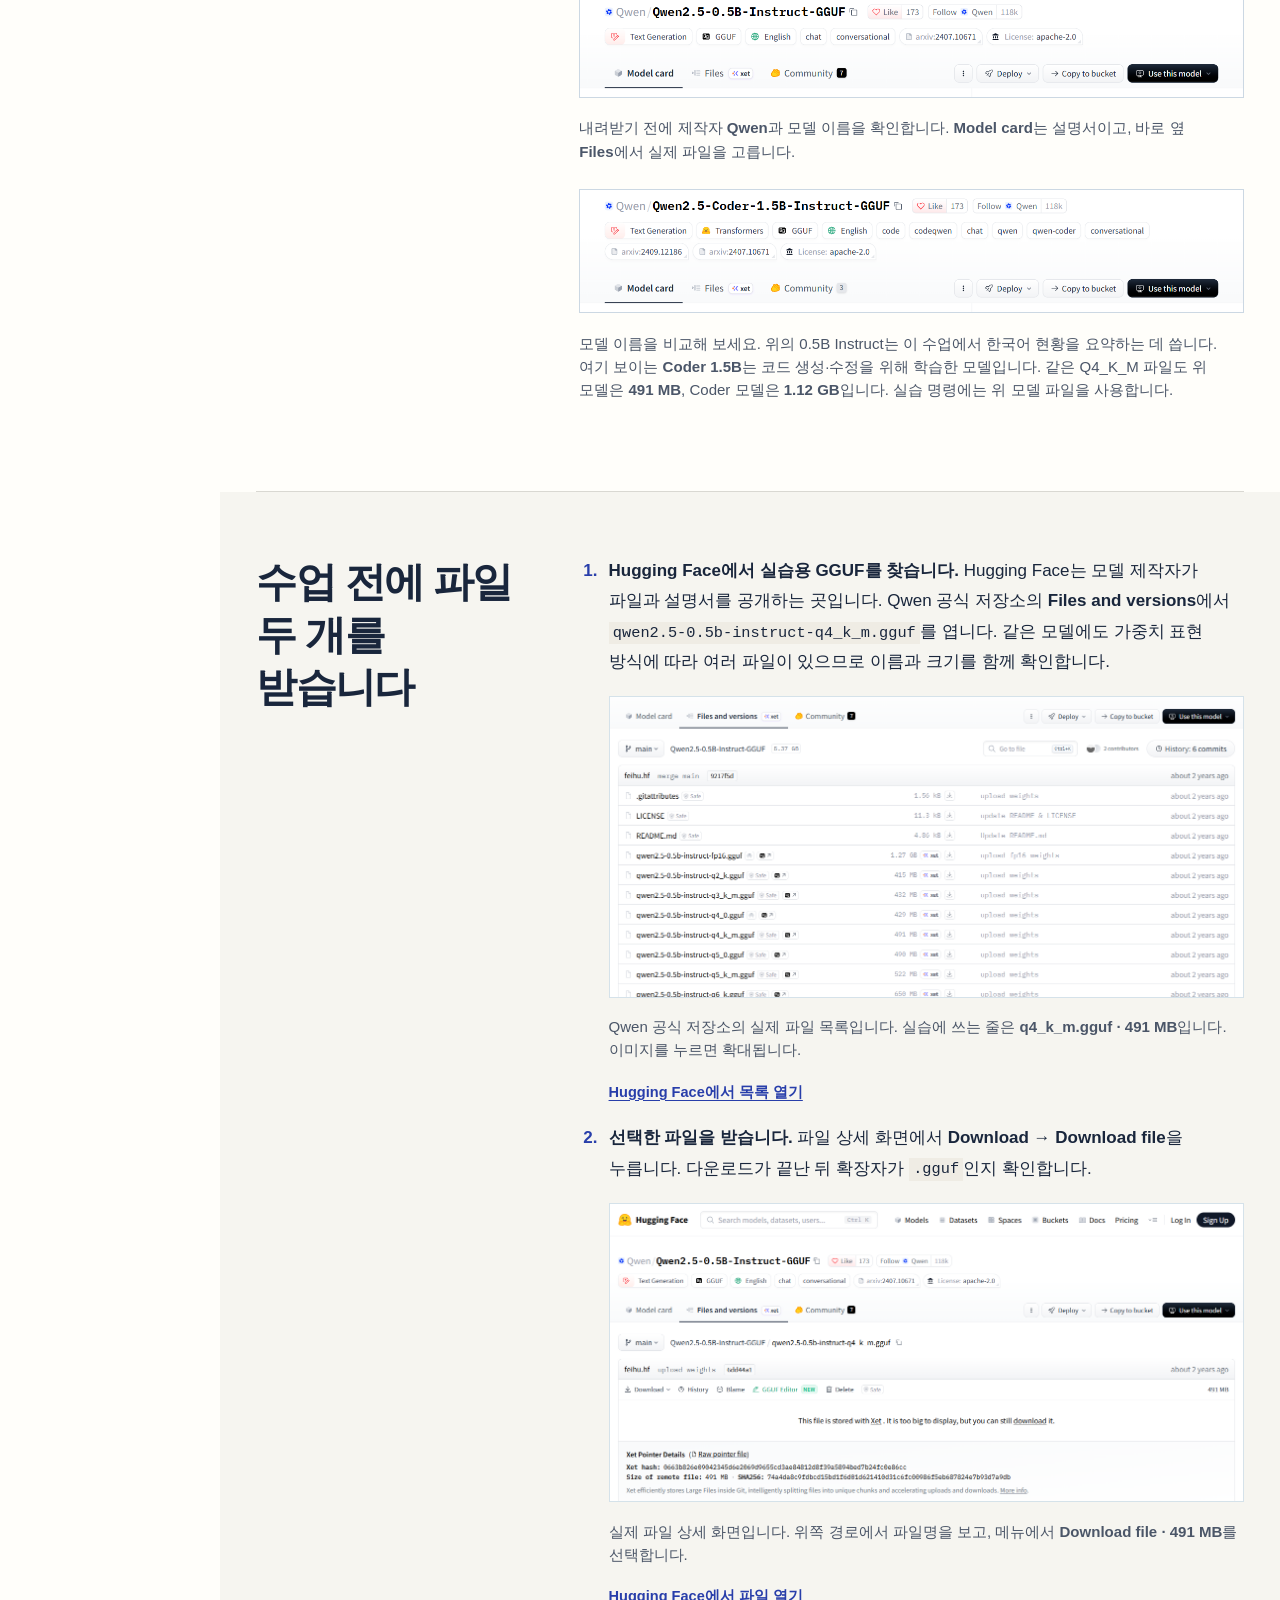
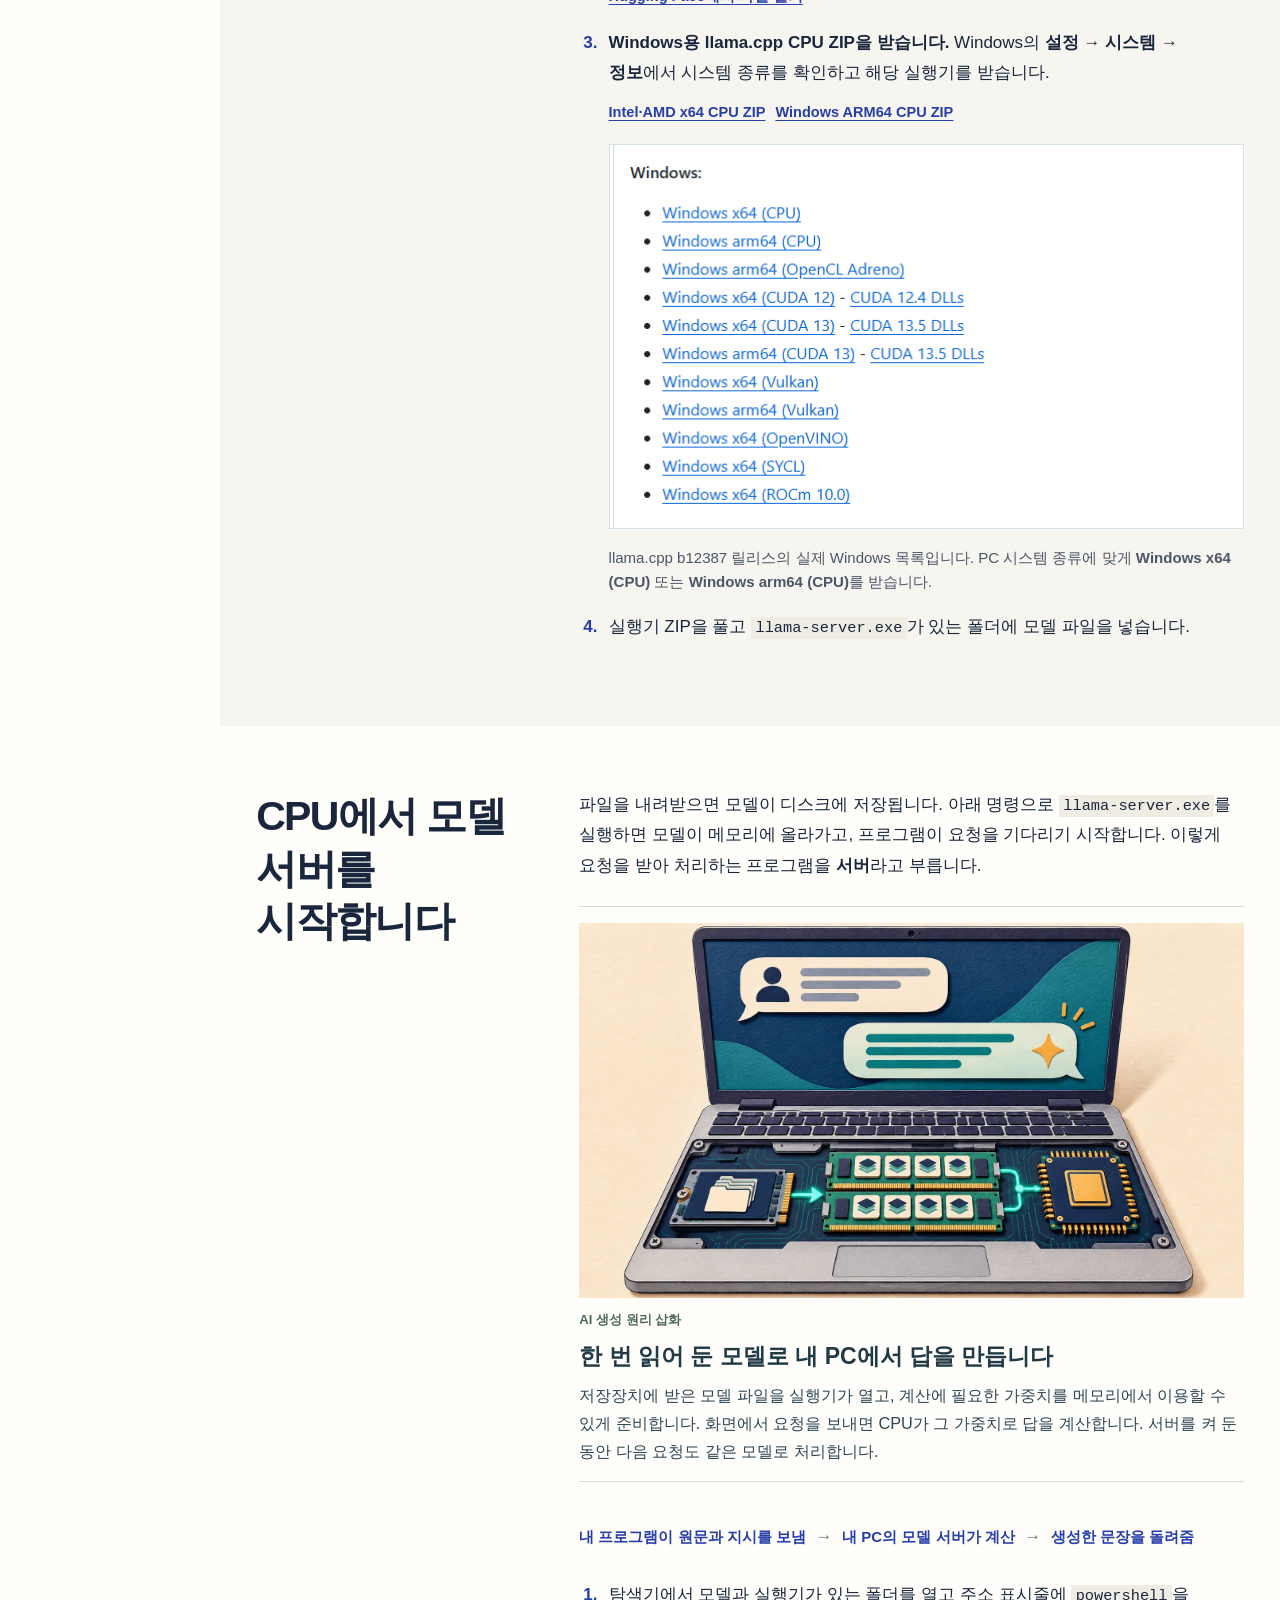
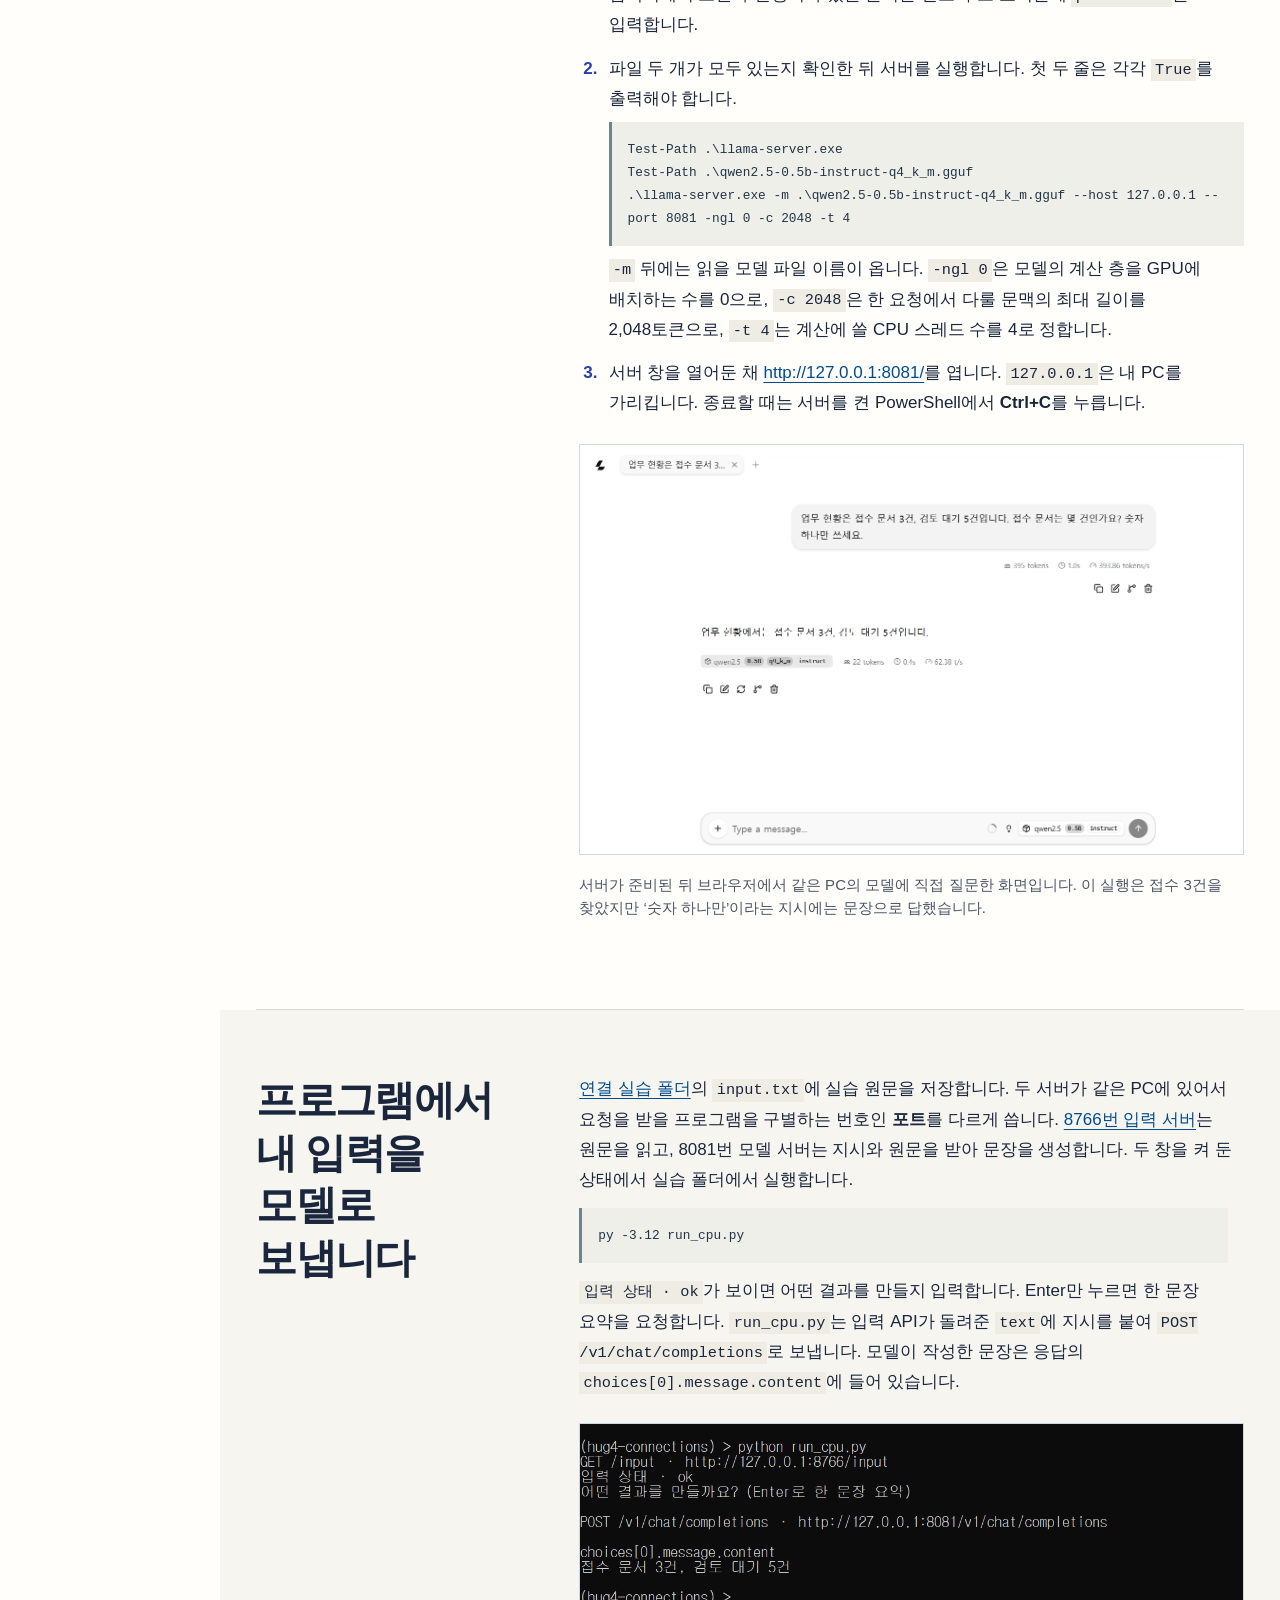
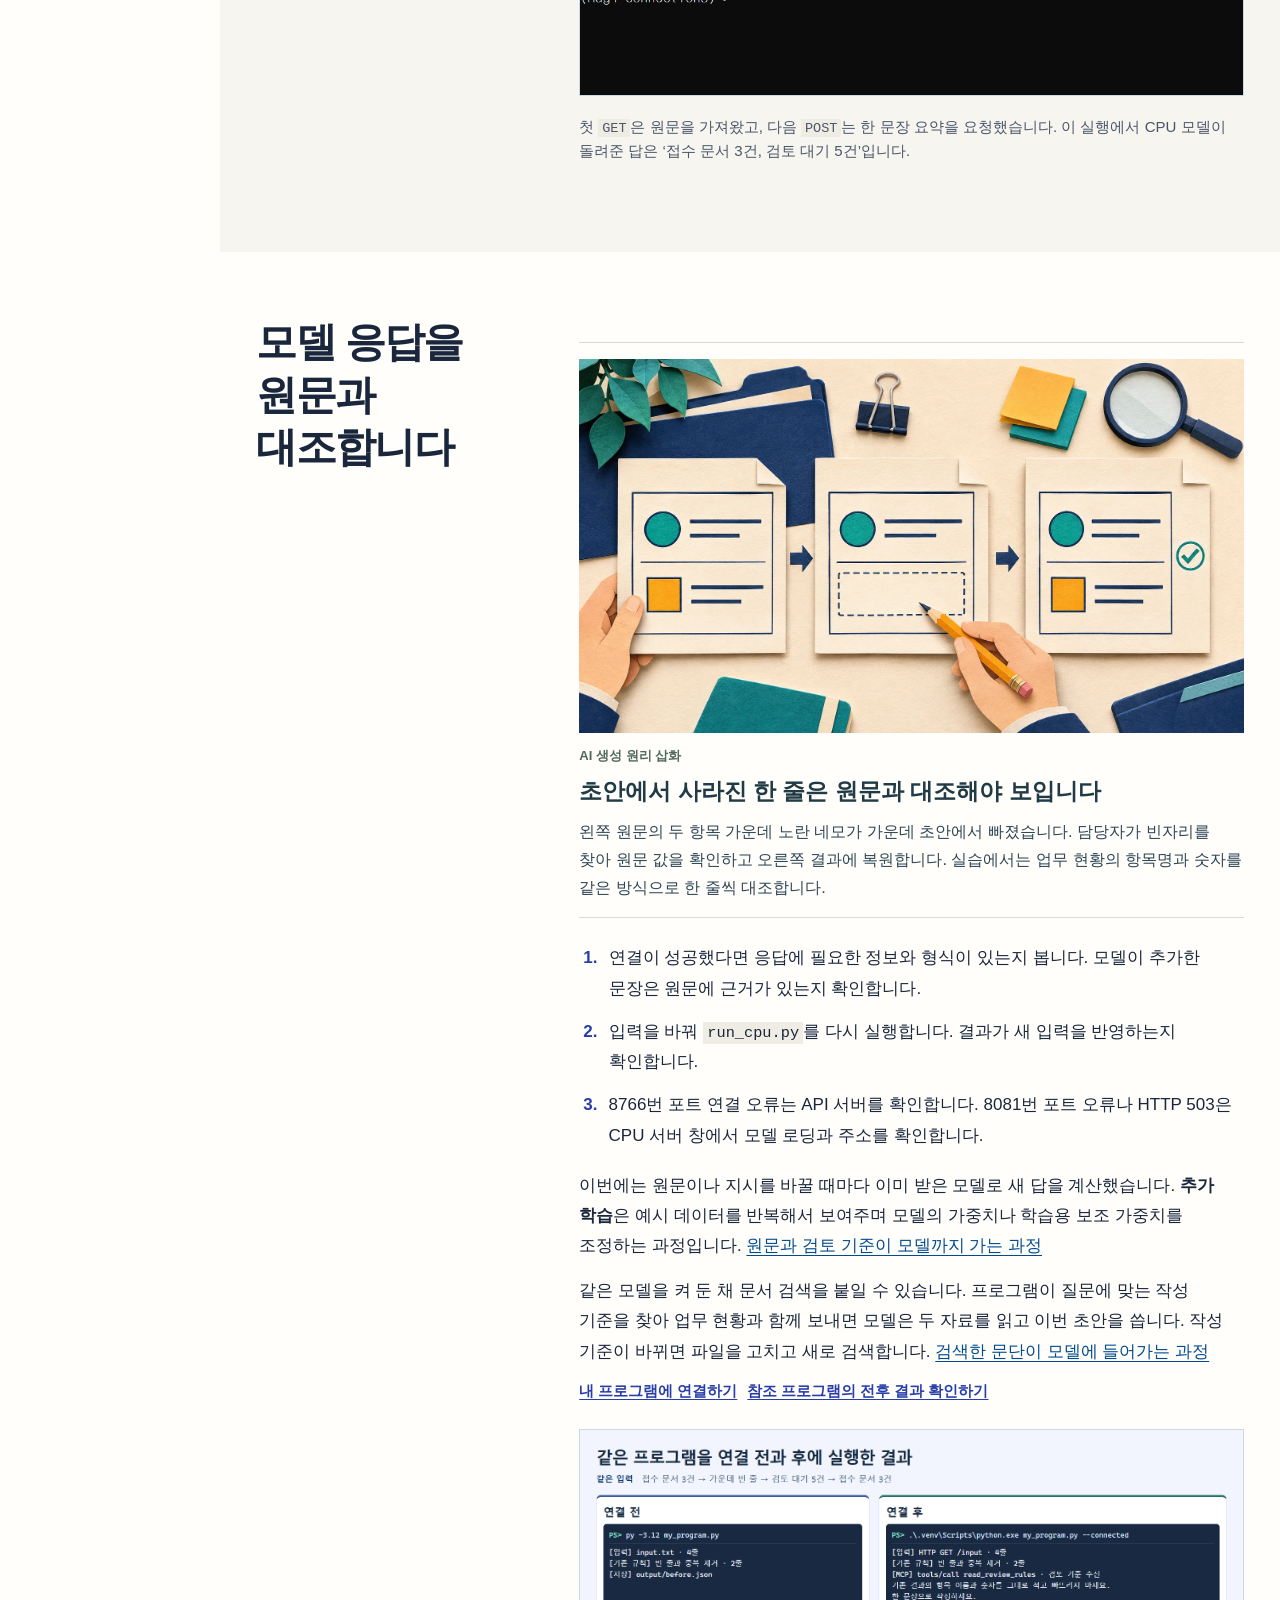
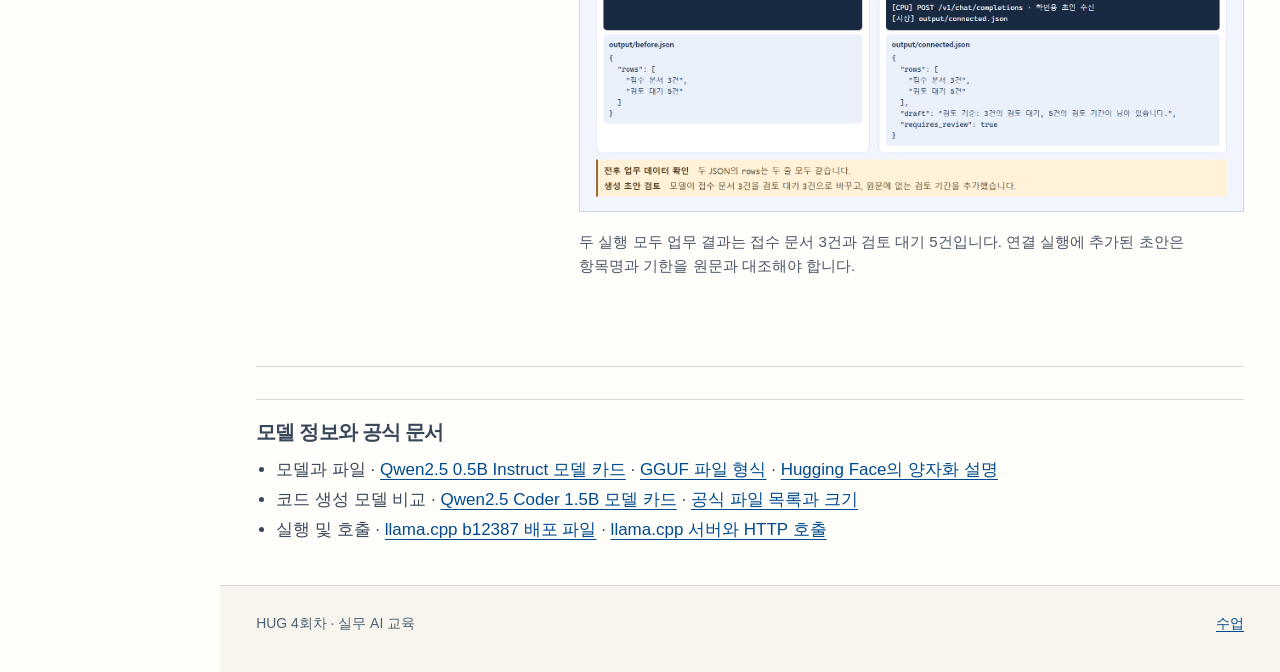
<file: docs/models.html>
<!doctype html>
<html lang="ko">
<head>
  <meta charset="utf-8">
  <meta name="viewport" content="width=device-width,initial-scale=1">
  <meta name="description" content="허그 4회차 연결 실습. Qwen2.5 GGUF와 Windows용 llama.cpp를 준비해 내 PC의 CPU로 모델을 실행합니다.">
  <title>CPU 모델 받기와 실행 · HUG 4회차</title>
  <link rel="stylesheet" href="assets/site.css">
  <link rel="stylesheet" href="assets/example-figures.css">
  <link rel="stylesheet" href="assets/principles.css">
  <script src="assets/example-viewer.js" defer></script>
  <link rel="stylesheet" href="assets/guide-spread.css">
  <link rel="stylesheet" href="assets/course-rail.css">
  <script src="assets/course-rail.js" defer></script>
</head>
<body class="has-course-rail guide-page guide-spread">
  <a class="skip" href="#main">본문으로</a>
  <header class="rail-mobile"><a class="rail-mobile-brand" href="index.html"><img src="assets/brand/hug-logo.png" width="209" height="32" alt="HUG 주택도시보증공사"><span>실무 AI 교육</span></a><button type="button" class="rail-toggle" id="rail-toggle" aria-controls="course-rail" aria-expanded="false"><i aria-hidden="true"></i>목차</button></header>
  <aside class="course-rail" id="course-rail" aria-label="모델 안내 목차">
    <div class="rail-mast"><a class="rail-brand" href="index.html"><img src="assets/brand/hug-logo.png" width="209" height="32" alt="HUG 주택도시보증공사"></a><span class="rail-course">실무 AI 교육 · 4회차</span><button type="button" class="rail-close" id="rail-close" aria-label="목차 닫기">×</button></div>
    <nav class="rail-scroll" aria-label="모델 안내 목차">
      <p class="rail-nav-label">모델 안내 목차</p>
      <a href="#cpu">로컬 모델 안내</a>
      <a href="#select">모델과 실행기</a>
      <a href="#download">파일 다운로드</a>
      <a href="#start">모델 서버 실행</a>
      <a href="#request">내 입력 보내기</a>
      <a href="#compare">응답과 원문 비교</a>
      <p class="rail-nav-label">수업 자료</p>
      <a href="index.html#model-environment">강의 본문</a>
      <a href="local.html">연결 실습 안내</a>
    </nav>
  </aside>
  <div class="rail-scrim" aria-hidden="true"></div>
  <main id="main">
    <header class="page-title" id="cpu"><div class="wrap guide-cover"><div class="guide-cover-copy">
      <p class="kicker">CPU 추론 · 모델 실습 안내</p>
      <h1>CPU에서 로컬 모델 실행하기</h1>
      <p>‘접수 문서 3건, 검토 대기 5건’을 내 PC에서 한 문장으로 만들려면 무엇을 받아야 할까요? 문장을 만드는 데 쓰는 모델 파일 하나와, 그 파일을 읽어 계산하는 프로그램 하나를 준비합니다.</p>
    </div>
      <figure class="guide-cover-figure"><img src="assets/principles/inference.webp" width="1672" height="941" alt="입력 조각이 계산 단계를 거치면서 출력이 한 조각씩 이어지는 모델 추론 삽화."><figcaption>준비한 GGUF의 가중치를 llama.cpp가 읽고 CPU에서 다음 토큰을 계산합니다.</figcaption></figure>
    </div></header>

    <section class="wrap section" id="select">
      <h2>실습 모델과 실행기</h2>
      <div class="guide-column">
      <p class="reading"><strong>Qwen2.5 0.5B Instruct</strong>는 지시와 원문을 주면 문장을 생성하도록 학습된 언어 모델입니다. 파일에 들어 있는 <strong>가중치</strong>는 모델이 학습 과정에서 조정한 숫자입니다. <code>GGUF</code>는 그 숫자와 실행에 필요한 정보를 함께 담는 파일 형식입니다.</p>
      <p class="reading"><strong>llama.cpp</strong>는 이 파일을 읽어 계산하는 실행기입니다. 실습에서는 내 PC의 중앙처리장치인 <strong>CPU</strong>가 계산합니다. 지시와 원문을 넣으면 실행기가 텍스트를 작은 단위인 <strong>토큰</strong>으로 바꾸고, 모델을 이용해 다음 토큰을 하나씩 골라 문장을 이어갑니다. 이미 학습한 모델로 새 답을 만드는 이 과정이 <strong>추론</strong>입니다.</p>
      <p class="reading">실습용 <code>Q4_K_M</code> 파일은 가중치를 적은 비트로 표현해 용량을 줄인 판본으로 약 491 MB입니다. 이용 조건은 Apache 2.0이며, 실행 중에는 모델 파일을 보관할 디스크 공간 외에 계산용 메모리도 필요합니다.</p>
      <p class="reading"><code>0.5B</code>는 약 5억 개급을 나타내며 이 모델의 실제 매개변수는 약 4억 9천만 개입니다. 이름의 각 조각과 디스크·RAM의 차이는 <a href="index.html#setup-model-name">모델 파일 이름 읽기</a>, 내 PC의 첫 토큰 시간과 작업 집합 확인은 <a href="index.html#cpu-measure">실측 실습</a>에서 이어집니다.</p>
      <figure class="principle-plate">
        <a href="assets/principles/quantization.webp" aria-label="비슷한 가중치를 더 적은 비트로 표현합니다 그림 확대"><img src="assets/principles/quantization.webp" width="1320" height="660" loading="lazy" decoding="async" alt="많은 색조가 펼쳐진 왼쪽 견본에서 비슷한 색을 모으면 오른쪽에 더 적은 색조의 견본이 남습니다."></a>
        <figcaption><small>AI 생성 원리 삽화</small> <strong>비슷한 가중치를 더 적은 비트로 표현합니다</strong>
          <p>촘촘한 색조 몇 개를 가까운 대표색 하나로 기록하는 모습입니다. 모델의 양자화도 많은 가중치를 제한된 정밀도로 표현해 파일 크기를 줄입니다. 수업에서 받는 Q4_K_M은 이런 방식으로 만든 파일이고, 세밀한 값의 차이는 줄어들 수 있습니다.</p>
        </figcaption>
      </figure>
      <figure class="course-example"><a href="assets/captures/example-hf-card.png"><img src="assets/captures/example-hf-card.png" width="1286" height="197" alt="Hugging Face 공식 Qwen 모델 카드 상단의 Qwen2.5-0.5B-Instruct-GGUF 이름, GGUF와 Apache 2.0 표기, Model card 및 Files 탭" loading="lazy"></a><figcaption>내려받기 전에 제작자 <strong>Qwen</strong>과 모델 이름을 확인합니다. <strong>Model card</strong>는 설명서이고, 바로 옆 <strong>Files</strong>에서 실제 파일을 고릅니다.</figcaption></figure>
      <figure class="course-example"><a href="assets/captures/example-hf-coder.png"><img width="1286" height="238" src="assets/captures/example-hf-coder.png" alt="Qwen2.5-Coder-1.5B-Instruct-GGUF 모델 카드. 이름에 Coder가 붙고 code 태그가 표시됩니다." loading="lazy"></a><figcaption>모델 이름을 비교해 보세요. 위의 0.5B Instruct는 이 수업에서 한국어 현황을 요약하는 데 씁니다. 여기 보이는 <strong>Coder 1.5B</strong>는 코드 생성·수정을 위해 학습한 모델입니다. 같은 Q4_K_M 파일도 위 모델은 <strong>491 MB</strong>, Coder 모델은 <strong>1.12 GB</strong>입니다. 실습 명령에는 위 모델 파일을 사용합니다.</figcaption></figure>
      </div>
    </section>

    <div class="paper"><section class="wrap section" id="download">
      <h2>수업 전에 파일 두 개를 받습니다</h2>
      <div class="guide-column">
      <ol class="lesson-steps reading">
        <li><strong>Hugging Face에서 실습용 GGUF를 찾습니다.</strong> Hugging Face는 모델 제작자가 파일과 설명서를 공개하는 곳입니다. Qwen 공식 저장소의 <strong>Files and versions</strong>에서 <code>qwen2.5-0.5b-instruct-q4_k_m.gguf</code>를 엽니다. 같은 모델에도 가중치 표현 방식에 따라 여러 파일이 있으므로 이름과 크기를 함께 확인합니다.
          <figure class="screenshot"><a href="assets/captures/hugging-face-qwen25-files.png"><img width="1280" height="605" src="assets/captures/hugging-face-qwen25-files.png" alt="Qwen 공식 저장소 파일 목록에서 fp16 및 여러 양자화 방식의 GGUF와 491 MB인 q4_k_m 파일을 볼 수 있습니다." loading="lazy"></a><figcaption>Qwen 공식 저장소의 실제 파일 목록입니다. 실습에 쓰는 줄은 <strong>q4_k_m.gguf · 491 MB</strong>입니다. 이미지를 누르면 확대됩니다.</figcaption></figure>
          <div class="actions"><a class="btn" href="https://huggingface.co/Qwen/Qwen2.5-0.5B-Instruct-GGUF/tree/main">Hugging Face에서 목록 열기</a></div>
        </li>
        <li><strong>선택한 파일을 받습니다.</strong> 파일 상세 화면에서 <strong>Download → Download file</strong>을 누릅니다. 다운로드가 끝난 뒤 확장자가 <code>.gguf</code>인지 확인합니다.
          <figure class="screenshot"><a href="assets/captures/hugging-face-qwen25-download.png"><img width="1280" height="601" src="assets/captures/hugging-face-qwen25-download.png" alt="공식 Qwen 저장소의 GGUF 파일 화면에서 Download 메뉴가 열려 있고, Download file 옆에 491 MB가 표시됩니다." loading="lazy"></a><figcaption>실제 파일 상세 화면입니다. 위쪽 경로에서 파일명을 보고, 메뉴에서 <strong>Download file · 491 MB</strong>를 선택합니다.</figcaption></figure>
          <div class="actions"><a class="btn primary" href="https://huggingface.co/Qwen/Qwen2.5-0.5B-Instruct-GGUF/blob/main/qwen2.5-0.5b-instruct-q4_k_m.gguf">Hugging Face에서 파일 열기</a></div>
        </li>
        <li><strong>Windows용 llama.cpp CPU ZIP을 받습니다.</strong> Windows의 <strong>설정 → 시스템 → 정보</strong>에서 시스템 종류를 확인하고 해당 실행기를 받습니다.
          <div class="actions"><a class="btn" href="https://github.com/ggml-org/llama.cpp/releases/download/b12387/llama-b12387-bin-win-cpu-x64.zip">Intel·AMD x64 CPU ZIP</a><a class="btn" href="https://github.com/ggml-org/llama.cpp/releases/download/b12387/llama-b12387-bin-win-cpu-arm64.zip">Windows ARM64 CPU ZIP</a></div>
          <figure class="screenshot"><a href="assets/captures/llama-b12387-windows.png"><img width="630" height="381" src="assets/captures/llama-b12387-windows.png" alt="llama.cpp 공식 릴리스의 Windows 목록에서 x64 CPU와 arm64 CPU 항목이 위에 표시됩니다." loading="lazy"></a><figcaption>llama.cpp b12387 릴리스의 실제 Windows 목록입니다. PC 시스템 종류에 맞게 <strong>Windows x64 (CPU)</strong> 또는 <strong>Windows arm64 (CPU)</strong>를 받습니다.</figcaption></figure>
        </li>
        <li>실행기 ZIP을 풀고 <code>llama-server.exe</code>가 있는 폴더에 모델 파일을 넣습니다.</li>
      </ol>
      </div>
    </section></div>

    <section class="wrap section" id="start">
      <h2>CPU에서 모델 서버를 시작합니다</h2>
      <div class="guide-column">
      <p class="reading">파일을 내려받으면 모델이 디스크에 저장됩니다. 아래 명령으로 <code>llama-server.exe</code>를 실행하면 모델이 메모리에 올라가고, 프로그램이 요청을 기다리기 시작합니다. 이렇게 요청을 받아 처리하는 프로그램을 <strong>서버</strong>라고 부릅니다.</p>
      <figure class="principle-plate">
        <a href="assets/principles/local-cpu.webp" aria-label="한 번 읽어 둔 모델로 내 PC에서 답을 만듭니다 그림 확대"><img src="assets/principles/local-cpu.webp" width="1672" height="941" loading="lazy" decoding="async" alt="노트북 내부 왼쪽의 모델 파일에서 가운데 RAM으로 선이 이어지고, 오른쪽 CPU와 화면의 두 말풍선이 보입니다."></a>
        <figcaption><small>AI 생성 원리 삽화</small> <strong>한 번 읽어 둔 모델로 내 PC에서 답을 만듭니다</strong>
          <p>저장장치에 받은 모델 파일을 실행기가 열고, 계산에 필요한 가중치를 메모리에서 이용할 수 있게 준비합니다. 화면에서 요청을 보내면 CPU가 그 가중치로 답을 계산합니다. 서버를 켜 둔 동안 다음 요청도 같은 모델로 처리합니다.</p>
        </figcaption>
      </figure>
      <div class="diagram" aria-label="CPU 로컬 모델 실행 흐름"><b>내 프로그램이 원문과 지시를 보냄</b><span aria-hidden="true">→</span><b>내 PC의 모델 서버가 계산</b><span aria-hidden="true">→</span><b>생성한 문장을 돌려줌</b></div>
      <ol class="lesson-steps reading">
        <li>탐색기에서 모델과 실행기가 있는 폴더를 열고 주소 표시줄에 <code>powershell</code>을 입력합니다.</li>
        <li>파일 두 개가 모두 있는지 확인한 뒤 서버를 실행합니다. 첫 두 줄은 각각 <code>True</code>를 출력해야 합니다.
          <pre><code>Test-Path .\llama-server.exe
Test-Path .\qwen2.5-0.5b-instruct-q4_k_m.gguf
.\llama-server.exe -m .\qwen2.5-0.5b-instruct-q4_k_m.gguf --host 127.0.0.1 --port 8081 -ngl 0 -c 2048 -t 4</code></pre>
          <p><code>-m</code> 뒤에는 읽을 모델 파일 이름이 옵니다. <code>-ngl 0</code>은 모델의 계산 층을 GPU에 배치하는 수를 0으로, <code>-c 2048</code>은 한 요청에서 다룰 문맥의 최대 길이를 2,048토큰으로, <code>-t 4</code>는 계산에 쓸 CPU 스레드 수를 4로 정합니다.</p></li>
        <li>서버 창을 열어둔 채 <a href="http://127.0.0.1:8081/">http://127.0.0.1:8081/</a>를 엽니다. <code>127.0.0.1</code>은 내 PC를 가리킵니다. 종료할 때는 서버를 켠 PowerShell에서 <strong>Ctrl+C</strong>를 누릅니다.</li>
      </ol>
      <figure class="course-example"><a href="assets/captures/example-model-local.png"><img src="assets/captures/example-model-local.png" width="1400" height="863" alt="Qwen2.5 0.5B를 CPU로 실행한 llama.cpp 웹 화면. 접수 건수를 묻자 모델이 접수와 검토 대기 건수를 문장으로 답했습니다." loading="lazy"></a><figcaption>서버가 준비된 뒤 브라우저에서 같은 PC의 모델에 직접 질문한 화면입니다. 이 실행은 접수 3건을 찾았지만 ‘숫자 하나만’이라는 지시에는 문장으로 답했습니다.</figcaption></figure>
      </div>
    </section>

    <div class="paper"><section class="wrap section" id="request">
      <h2>프로그램에서 내 입력을 모델로 보냅니다</h2>
      <div class="guide-column">
      <p class="reading"><a href="local.html#start">연결 실습 폴더</a>의 <code>input.txt</code>에 실습 원문을 저장합니다. 두 서버가 같은 PC에 있어서 요청을 받을 프로그램을 구별하는 번호인 <strong>포트</strong>를 다르게 씁니다. <a href="local.html#api">8766번 입력 서버</a>는 원문을 읽고, 8081번 모델 서버는 지시와 원문을 받아 문장을 생성합니다. 두 창을 켜 둔 상태에서 실습 폴더에서 실행합니다.</p>
      <pre class="reading"><code>py -3.12 run_cpu.py</code></pre>
      <p class="reading"><code>입력 상태 · ok</code>가 보이면 어떤 결과를 만들지 입력합니다. Enter만 누르면 한 문장 요약을 요청합니다. <code>run_cpu.py</code>는 입력 API가 돌려준 <code>text</code>에 지시를 붙여 <code>POST /v1/chat/completions</code>로 보냅니다. 모델이 작성한 문장은 응답의 <code>choices[0].message.content</code>에 들어 있습니다.</p>
      <figure class="course-example"><a href="assets/captures/example-cpu.png"><img src="assets/captures/example-cpu.png" width="1144" height="468" alt="run_cpu.py가 입력 서버에서 원문을 받은 뒤 8081번 모델 서버를 호출해 접수 문서 3건, 검토 대기 5건을 돌려받은 콘솔입니다." loading="lazy"></a><figcaption>첫 <code>GET</code>은 원문을 가져왔고, 다음 <code>POST</code>는 한 문장 요약을 요청했습니다. 이 실행에서 CPU 모델이 돌려준 답은 ‘접수 문서 3건, 검토 대기 5건’입니다.</figcaption></figure>
      </div>
    </section></div>

    <section class="wrap section" id="compare">
      <h2>모델 응답을 원문과 대조합니다</h2>
      <div class="guide-column">
      <figure class="principle-plate">
        <a href="assets/principles/verify.webp" aria-label="초안에서 사라진 한 줄은 원문과 대조해야 보입니다 그림 확대"><img src="assets/principles/verify.webp" width="1672" height="941" loading="lazy" decoding="async" alt="왼쪽 원문에는 동그라미와 네모 두 행이 있지만 가운데 초안엔 동그라미 한 행만 있습니다. 점선 빈자리를 찾아 오른쪽에 두 행을 복원합니다."></a>
        <figcaption><small>AI 생성 원리 삽화</small> <strong>초안에서 사라진 한 줄은 원문과 대조해야 보입니다</strong>
          <p>왼쪽 원문의 두 항목 가운데 노란 네모가 가운데 초안에서 빠졌습니다. 담당자가 빈자리를 찾아 원문 값을 확인하고 오른쪽 결과에 복원합니다. 실습에서는 업무 현황의 항목명과 숫자를 같은 방식으로 한 줄씩 대조합니다.</p>
        </figcaption>
      </figure>
      <ol class="lesson-steps reading">
        <li>연결이 성공했다면 응답에 필요한 정보와 형식이 있는지 봅니다. 모델이 추가한 문장은 원문에 근거가 있는지 확인합니다.</li>
        <li>입력을 바꿔 <code>run_cpu.py</code>를 다시 실행합니다. 결과가 새 입력을 반영하는지 확인합니다.</li>
        <li>8766번 포트 연결 오류는 API 서버를 확인합니다. 8081번 포트 오류나 HTTP 503은 CPU 서버 창에서 모델 로딩과 주소를 확인합니다.</li>
      </ol>
      <p class="reading">이번에는 원문이나 지시를 바꿀 때마다 이미 받은 모델로 새 답을 계산했습니다. <strong>추가 학습</strong>은 예시 데이터를 반복해서 보여주며 모델의 가중치나 학습용 보조 가중치를 조정하는 과정입니다. <a href="index.html#connection-principles">원문과 검토 기준이 모델까지 가는 과정</a></p>
      <p class="reading">같은 모델을 켜 둔 채 문서 검색을 붙일 수 있습니다. 프로그램이 질문에 맞는 작성 기준을 찾아 업무 현황과 함께 보내면 모델은 두 자료를 읽고 이번 초안을 씁니다. 작성 기준이 바뀌면 파일을 고치고 새로 검색합니다. <a href="index.html#rag">검색한 문단이 모델에 들어가는 과정</a></p>
      <div class="actions"><a class="btn primary" href="index.html#integrate">내 프로그램에 연결하기</a><a class="btn" href="index.html#connection-check">참조 프로그램의 전후 결과 확인하기</a></div>
      <figure class="course-example"><a href="assets/captures/integration-before-after.png"><img src="assets/captures/integration-before-after.png" width="1560" height="897" alt="같은 업무 규칙을 파일 입력과 API 입력으로 실행한 전후 결과입니다." loading="lazy"></a><figcaption>두 실행 모두 업무 결과는 접수 문서 3건과 검토 대기 5건입니다. 연결 실행에 추가된 초안은 항목명과 기한을 원문과 대조해야 합니다.</figcaption></figure>
      </div>
    </section>
    <div class="wrap">
      <section class="guide-sources">
        <h2>모델 정보와 공식 문서</h2>
        <ul>
          <li>모델과 파일 · <a href="https://huggingface.co/Qwen/Qwen2.5-0.5B-Instruct-GGUF">Qwen2.5 0.5B Instruct 모델 카드</a> · <a href="https://github.com/ggml-org/ggml/blob/master/docs/gguf.md">GGUF 파일 형식</a> · <a href="https://huggingface.co/docs/transformers/main/en/quantization/overview">Hugging Face의 양자화 설명</a></li>
          <li>코드 생성 모델 비교 · <a href="https://huggingface.co/Qwen/Qwen2.5-Coder-1.5B-Instruct-GGUF">Qwen2.5 Coder 1.5B 모델 카드</a> · <a href="https://huggingface.co/Qwen/Qwen2.5-Coder-1.5B-Instruct-GGUF/tree/main">공식 파일 목록과 크기</a></li>
          <li>실행 및 호출 · <a href="https://github.com/ggml-org/llama.cpp/releases/tag/b12387">llama.cpp b12387 배포 파일</a> · <a href="https://github.com/ggml-org/llama.cpp/blob/b12387/tools/server/README.md">llama.cpp 서버와 HTTP 호출</a></li>
        </ul>
      </section>
    </div>
  </main>
  <footer class="bottom"><div class="wrap"><span>HUG 4회차 · 실무 AI 교육</span><a href="index.html">수업</a></div></footer>
</body>
</html>
</file>
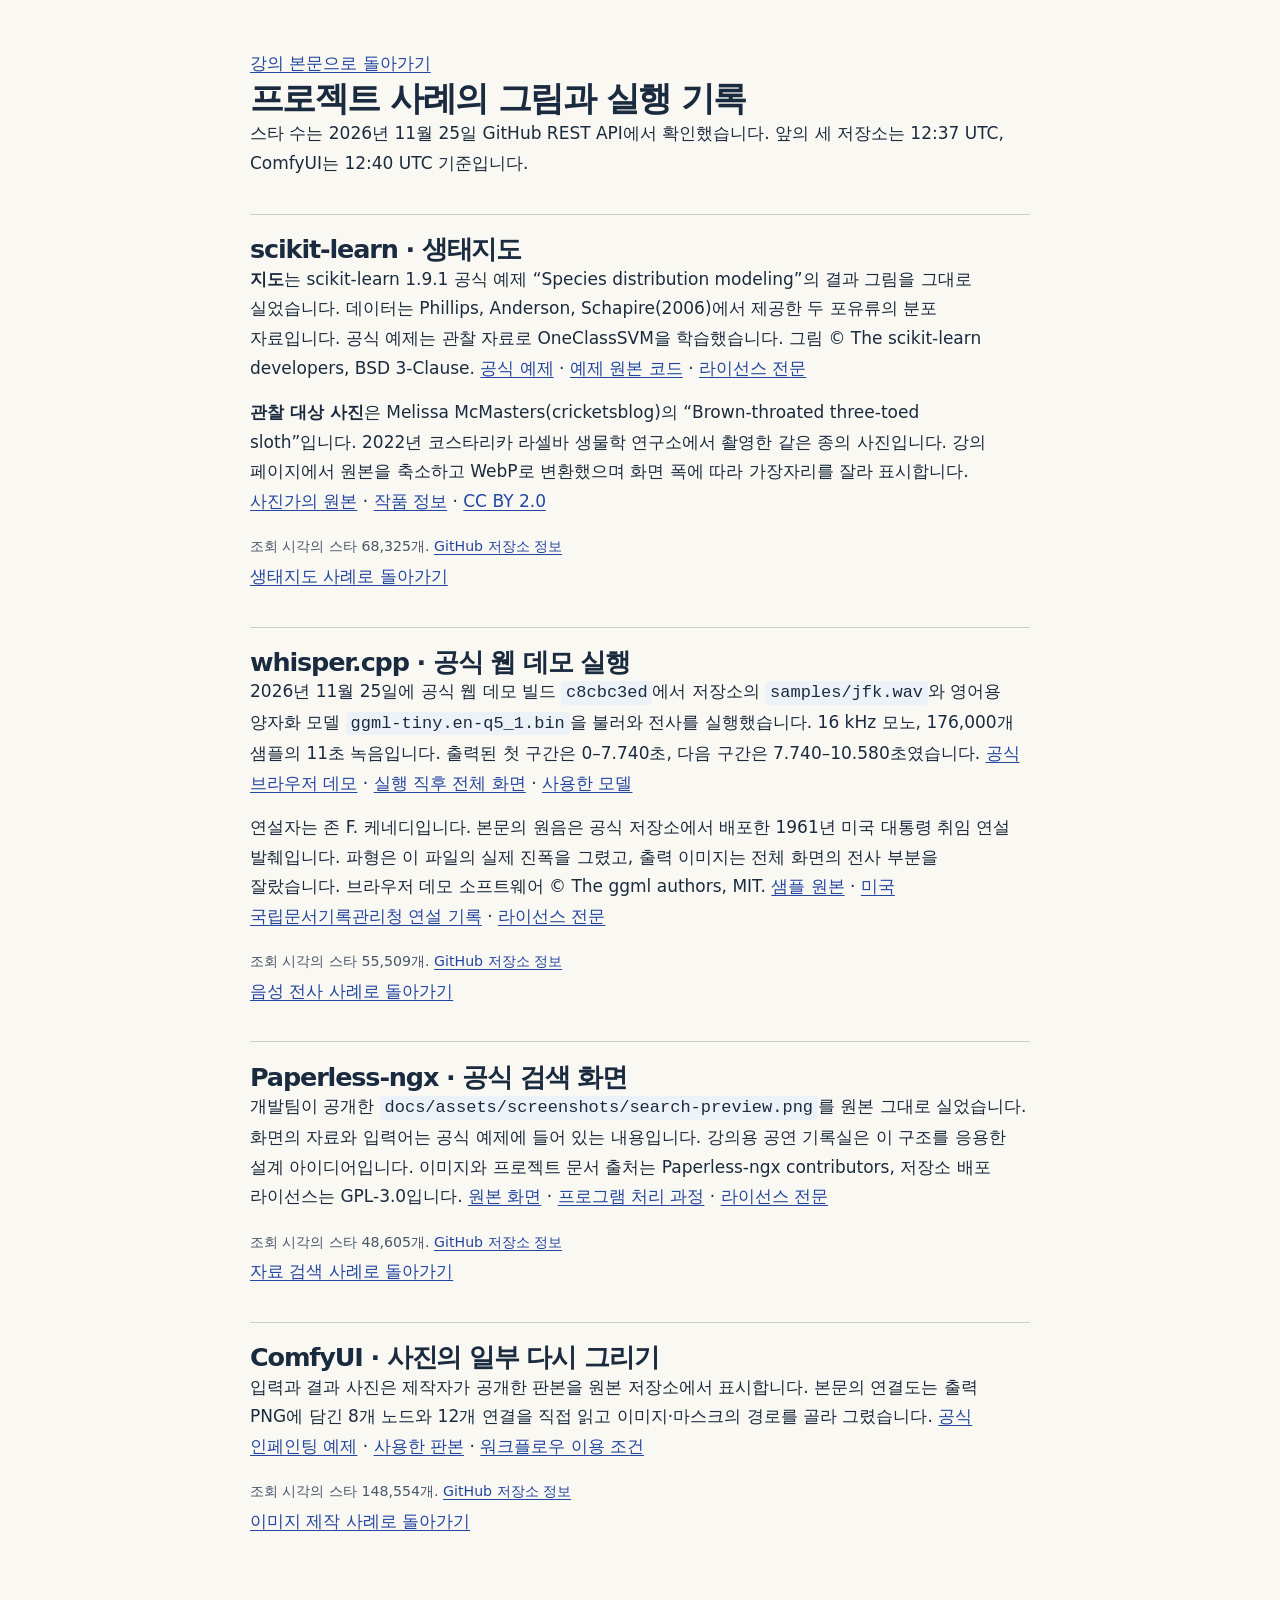
<file: docs/assets/projects/credits.html>
<!doctype html>
<html lang="ko">
<head>
  <meta charset="utf-8">
  <meta name="viewport" content="width=device-width,initial-scale=1">
  <title>프로젝트 사례 출처 · HUG 실무 AI 교육</title>
  <link rel="stylesheet" href="../site.css">
  <style>
    body{background:#faf8f2;color:#1b2b3f;font-family:system-ui,sans-serif}main{width:min(100% - 40px,780px);margin:3rem auto 6rem}header,section{margin-bottom:2.2rem}section{border-top:1px solid #cbcfc9;padding:1.2rem 0 0}h1,h2{line-height:1.2;letter-spacing:-.045em}p{line-height:1.75;word-break:keep-all;overflow-wrap:anywhere}a{color:#2346a0;text-underline-offset:.2em}code{font-size:1em}small{color:#48576a}
  </style>
</head>
<body><main>
  <header><a href="../../index.html#project-atlas">강의 본문으로 돌아가기</a><h1>프로젝트 사례의 그림과 실행 기록</h1><p>스타 수는 2026년 11월 25일 GitHub REST API에서 확인했습니다. 앞의 세 저장소는 12:37 UTC, ComfyUI는 12:40 UTC 기준입니다.</p></header>
  <section id="research"><h2>scikit-learn · 생태지도</h2>
    <p><strong>지도</strong>는 scikit-learn 1.9.1 공식 예제 “Species distribution modeling”의 결과 그림을 그대로 실었습니다. 데이터는 Phillips, Anderson, Schapire(2006)에서 제공한 두 포유류의 분포 자료입니다. 공식 예제는 관찰 자료로 OneClassSVM을 학습했습니다. 그림 © The scikit-learn developers, BSD 3-Clause. <a href="https://scikit-learn.org/1.9/auto_examples/applications/plot_species_distribution_modeling.html">공식 예제</a> · <a href="https://github.com/scikit-learn/scikit-learn/blob/866c0f51e7560ef0303cbcc5f159df5382ea9e3f/examples/applications/plot_species_distribution_modeling.py">예제 원본 코드</a> · <a href="COPYING-scikit-learn.txt">라이선스 전문</a></p>
    <p><strong>관찰 대상 사진</strong>은 Melissa McMasters(cricketsblog)의 “Brown-throated three-toed sloth”입니다. 2022년 코스타리카 라셀바 생물학 연구소에서 촬영한 같은 종의 사진입니다. 강의 페이지에서 원본을 축소하고 WebP로 변환했으며 화면 폭에 따라 가장자리를 잘라 표시합니다. <a href="https://www.flickr.com/photos/132545975@N04/51850313103/">사진가의 원본</a> · <a href="https://commons.wikimedia.org/wiki/File:Brown-throated_three-toed_sloth.jpg">작품 정보</a> · <a href="https://creativecommons.org/licenses/by/2.0/">CC BY 2.0</a></p>
    <p><small>조회 시각의 스타 68,325개. <a href="https://api.github.com/repos/scikit-learn/scikit-learn">GitHub 저장소 정보</a></small></p><a href="../../index.html#project-atlas">생태지도 사례로 돌아가기</a>
  </section>
  <section id="audio"><h2>whisper.cpp · 공식 웹 데모 실행</h2>
    <p>2026년 11월 25일에 공식 웹 데모 빌드 <code>c8cbc3ed</code>에서 저장소의 <code>samples/jfk.wav</code>와 영어용 양자화 모델 <code>ggml-tiny.en-q5_1.bin</code>을 불러와 전사를 실행했습니다. 16 kHz 모노, 176,000개 샘플의 11초 녹음입니다. 출력된 첫 구간은 0–7.740초, 다음 구간은 7.740–10.580초였습니다. <a href="https://ggml.ai/whisper.cpp/">공식 브라우저 데모</a> · <a href="whisper-live-full.png">실행 직후 전체 화면</a> · <a href="https://huggingface.co/ggerganov/whisper.cpp/blob/main/ggml-tiny.en-q5_1.bin">사용한 모델</a></p>
    <p>연설자는 존 F. 케네디입니다. 본문의 원음은 공식 저장소에서 배포한 1961년 미국 대통령 취임 연설 발췌입니다. 파형은 이 파일의 실제 진폭을 그렸고, 출력 이미지는 전체 화면의 전사 부분을 잘랐습니다. 브라우저 데모 소프트웨어 © The ggml authors, MIT. <a href="https://github.com/ggml-org/whisper.cpp/tree/c8cbc3eda7afdbc4bda5381a544350a5272a9ecd/samples">샘플 원본</a> · <a href="https://www.archives.gov/milestone-documents/president-john-f-kennedys-inaugural-address">미국 국립문서기록관리청 연설 기록</a> · <a href="LICENSE-whisper-cpp.txt">라이선스 전문</a></p>
    <p><small>조회 시각의 스타 55,509개. <a href="https://api.github.com/repos/ggml-org/whisper.cpp">GitHub 저장소 정보</a></small></p><a href="../../index.html#atlas-case-audio">음성 전사 사례로 돌아가기</a>
  </section>
  <section id="archive"><h2>Paperless-ngx · 공식 검색 화면</h2>
    <p>개발팀이 공개한 <code>docs/assets/screenshots/search-preview.png</code>를 원본 그대로 실었습니다. 화면의 자료와 입력어는 공식 예제에 들어 있는 내용입니다. 강의용 공연 기록실은 이 구조를 응용한 설계 아이디어입니다. 이미지와 프로젝트 문서 출처는 Paperless-ngx contributors, 저장소 배포 라이선스는 GPL-3.0입니다. <a href="https://github.com/paperless-ngx/paperless-ngx/blob/faa6f09f289bad52fe8dce9d97ab9e121ae37e6b/docs/assets/screenshots/search-preview.png">원본 화면</a> · <a href="https://github.com/paperless-ngx/paperless-ngx/blob/faa6f09f289bad52fe8dce9d97ab9e121ae37e6b/docs/usage.md">프로그램 처리 과정</a> · <a href="LICENSE-paperless-ngx.txt">라이선스 전문</a></p>
    <p><small>조회 시각의 스타 48,605개. <a href="https://api.github.com/repos/paperless-ngx/paperless-ngx">GitHub 저장소 정보</a></small></p><a href="../../index.html#atlas-case-archive">자료 검색 사례로 돌아가기</a>
  </section>
  <section id="image"><h2>ComfyUI · 사진의 일부 다시 그리기</h2>
    <p>입력과 결과 사진은 제작자가 공개한 판본을 원본 저장소에서 표시합니다. 본문의 연결도는 출력 PNG에 담긴 8개 노드와 12개 연결을 직접 읽고 이미지·마스크의 경로를 골라 그렸습니다. <a href="https://comfyanonymous.github.io/ComfyUI_examples/inpaint/">공식 인페인팅 예제</a> · <a href="https://github.com/comfyanonymous/ComfyUI_examples/tree/f9431bb000ce792094ff345446e22cac1ea6cef3/inpaint">사용한 판본</a> · <a href="LICENSE-comfy-workflows.txt">워크플로우 이용 조건</a></p>
    <p><small>조회 시각의 스타 148,554개. <a href="https://api.github.com/repos/Comfy-Org/ComfyUI">GitHub 저장소 정보</a></small></p><a href="../../index.html#atlas-case-image">이미지 제작 사례로 돌아가기</a>
  </section>
</main></body>
</html>
</file>
<file: docs/assets/site.css>
:root{color-scheme:light;--ink:#142d46;--muted:#4c6172;--rule:#d5e2ea;--paper:#f3f7fa;--white:#fff;--accent:#1369ab;--accent-dark:#004b8f;--blue-wash:#e8f4fc;--sky:#009edb;--brand-green:#80c342;--mint:#edf7e5;--dark:#012353;--green:#23603f;--red:#9d263f;--sans:"Pretendard","Malgun Gothic","Apple SD Gothic Neo",sans-serif;--mono:Consolas,"Liberation Mono",monospace}
*{box-sizing:border-box}
html{scroll-behavior:smooth}
body{margin:0;color:var(--ink);background:var(--white);font:17px/1.78 var(--sans);word-break:keep-all;overflow-wrap:anywhere}
h1,h2,h3,h4,p,figure{margin:0}
h1,h2,h3,h4{line-height:1.27;letter-spacing:-.04em}
p+p{margin-top:.85em}
a{color:var(--accent-dark);text-underline-offset:.23em}
button,input,textarea,select{font:inherit}
button{cursor:pointer}
img{display:block;max-width:100%;height:auto}
[hidden]{display:none!important}
:focus-visible{outline:3px solid var(--accent);outline-offset:4px}
.wrap{width:min(1200px,calc(100% - 72px));margin-inline:auto}
.skip{position:absolute;z-index:5;top:8px;left:8px;padding:8px 12px;background:white;transform:translateY(-160%)}
.skip:focus{transform:none}
.top{background:white;border-bottom:3px solid transparent;border-image:linear-gradient(90deg,#1c75bc 0 57%,var(--sky) 57% 83%,var(--brand-green) 83%) 1}
.top .wrap{display:flex;align-items:center;justify-content:space-between;gap:20px;min-height:76px}
.brand{display:inline-flex;align-items:center;gap:20px;color:var(--ink);text-decoration:none;white-space:nowrap}
.brand img{flex:none;width:209px;height:auto}
.brand span{display:grid;gap:0;padding-left:17px;border-left:1px solid var(--rule);line-height:1.5}
.brand strong{font-size:.91rem;letter-spacing:-.045em}
.brand small{font-size:.78rem;color:var(--muted)}
.top nav{display:flex;flex-wrap:wrap;align-items:center;gap:5px 6px}
.top nav a{font-size:.91rem;color:var(--muted);text-decoration:none;padding:8px 12px;border-radius:6px;font-weight:700}
.top nav a[aria-current],.top nav a:hover{color:var(--accent-dark);background:var(--blue-wash)}
.hero{background:linear-gradient(105deg,#f1f8fc 0%,#e8f5fc 64%,#eaf7f0 100%);border-bottom:1px solid #d8e8ef}
.hero-stage{display:grid;grid-template-columns:minmax(0,1.04fr) minmax(0,1fr);align-items:center;gap:32px;min-height:437px}
.hero-copy{padding:35px 0}
.kicker{font-size:.85rem;font-weight:750;color:var(--accent-dark);letter-spacing:.015em}
.lesson-label{display:flex;align-items:center;gap:9px}
.lesson-label::before{content:"";width:8px;height:8px;border-radius:50%;background:#589231;flex:none}
.hero h1{font-size:clamp(2.55rem,5vw,4.75rem);margin:12px 0 15px;line-height:1.11;color:var(--dark);letter-spacing:-.085em}
.hero h1 span{color:var(--accent-dark)}
.hero-lede{font-size:clamp(1rem,1.65vw,1.17rem);max-width:30em;color:var(--muted)}
.lesson-time{display:flex;gap:8px;align-items:center;flex-wrap:wrap;margin-top:16px;font-size:.86rem;color:var(--muted);font-weight:700}
.hero-visual{position:relative;isolation:isolate;display:grid;grid-template-columns:minmax(0,1.1fr) minmax(0,.88fr);align-items:center;gap:12px;min-height:342px;padding:28px 23px}
.hero-visual::before{content:"";z-index:-1;position:absolute;inset:0;border:1px solid #cde3ec;border-radius:21px;background:radial-gradient(ellipse at 77% 73%,#e4f3d9 0%,transparent 53%),linear-gradient(151deg,#f8fcff,#d7edf7 88%)}
.hero-visual::after{content:"";z-index:-1;position:absolute;inset:1px;border-radius:20px;background-image:radial-gradient(#a7c5d5 1px,transparent 1px);background-size:17px 17px;opacity:.32;mask-image:linear-gradient(to left,black 10%,transparent 58%)}
.flow-course h2{font-size:1.03rem;color:var(--dark);margin:0 0 11px}
.hero-path{display:grid;gap:14px;list-style:none;margin:0;padding:0}
.hero-path li{position:relative;display:grid;gap:1px;padding:9px 12px;border:1px solid #c9dfeb;border-radius:8px;background:white;box-shadow:0 2px 6px #0939610a;line-height:1.46}
.hero-path li+li::before{content:"";position:absolute;top:-15px;left:25px;height:14px;border-left:2px solid #5f9bb9}
.hero-path li span{font-size:.8rem;color:var(--accent-dark);font-weight:700}
.hero-path li strong{font-size:.95rem}
.hero-path li:last-child{border-color:#c3dcb7;background:#f5fbef}
.hero-path li:last-child span{color:var(--green)}
.hero-character-card{width:min(100%,222px);justify-self:center;border:1px solid #d6e5e9;border-radius:17px;background:#fff;padding:10px}
.hero-character{width:100%;height:auto}
.actions{display:flex;flex-wrap:wrap;gap:10px;margin-top:24px;align-items:center}
.btn{display:inline-flex;align-items:center;justify-content:center;min-height:44px;max-width:100%;padding:8px 15px;border:1px solid #adc8da;border-radius:7px;color:var(--accent-dark);background:white;text-decoration:none;font-weight:700;font-size:.91rem;line-height:1.35}
.btn:hover{background:var(--blue-wash)}
.btn.primary{background:var(--accent);color:#fff;border-color:var(--accent)}
.btn.primary:hover{background:var(--accent-dark);border-color:var(--accent-dark)}
.hero .btn{min-height:49px;padding:11px 19px;font-size:1rem}
.lesson-links{display:grid;grid-template-columns:repeat(3,minmax(0,1fr));gap:14px;padding-block:22px 0}
.lesson-links a{display:grid;gap:2px;padding:13px 17px 16px;border:1px solid var(--rule);border-bottom:2px solid #afd4eb;border-radius:9px;background:white;color:var(--ink);text-decoration:none}
.lesson-links a:hover{border-color:var(--accent);background:#f4fbff}
.lesson-links a:nth-child(3){border-bottom-color:#a5cb83}
.lesson-links strong{font-size:1.03rem;letter-spacing:-.035em}
.lesson-link-mark{font-size:.79rem;color:var(--accent-dark);font-weight:700}
.lesson-link-detail{font-size:.86rem;color:var(--muted)}
.section{padding:54px 0;border-bottom:1px solid var(--rule);scroll-margin-top:18px}
.section:last-child{border-bottom:0}
.section h2{font-size:clamp(1.8rem,4.2vw,3rem);margin:5px 0 14px}
.section h3{font-size:1.28rem;margin:19px 0 8px}
.lede{color:var(--muted);max-width:74ch}
.page-title{padding:39px 0 30px;background:linear-gradient(102deg,#f0f8fe 0%,#e9f6f8 100%);border-bottom:1px solid var(--rule)}
.page-title h1{font-size:clamp(2.25rem,5vw,4.15rem);margin:7px 0 12px}
.page-title p{max-width:67ch;color:var(--muted)}
.jump{display:flex;flex-wrap:wrap;gap:8px 14px;margin-top:17px;font-size:.92rem}
.jump a{border:1px solid #bfd7e5;border-radius:6px;background:#ffffffb8;padding:3px 9px;text-decoration:none;font-weight:700}
.jump a:hover{background:white;text-decoration:underline}
.split{display:grid;grid-template-columns:repeat(2,minmax(0,1fr));gap:23px;align-items:start}
.columns{display:grid;grid-template-columns:repeat(3,minmax(0,1fr));gap:18px}
.panel{background:var(--white);border:1px solid var(--rule);border-radius:10px;padding:20px;min-width:0}
.panel h3:first-child{margin-top:0}
.paper{background:var(--paper)}
.schedule{grid-template-columns:minmax(0,.58fr) minmax(0,1.42fr);gap:38px}
.schedule-hours{font-size:clamp(1.45rem,3.5vw,2.32rem);font-weight:750;color:var(--dark);line-height:1.4}
.session-list{list-style:none;display:grid;gap:0;margin:0;padding:0}
.session-list li{display:grid;grid-template-columns:130px minmax(0,1fr);gap:17px;padding:12px 0;border-top:1px solid var(--rule)}
.session-list time{font: .9rem/1.8 var(--mono);color:var(--accent-dark)}
.session-list strong{display:block}
.session-list p,.muted,.footnote{color:var(--muted)}
.footnote{font-size:.91rem;margin:10px 0 0}
.note{margin:17px 0;padding:12px 16px;border-left:3px solid var(--sky);background:var(--blue-wash)}
.note p{margin:0}
blockquote{margin:16px 0;padding:11px 18px;background:var(--blue-wash);border-left:3px solid var(--sky)}
.source{font-size:.88rem;color:var(--muted);margin-top:12px}
code,pre{font-family:var(--mono)}
code{font-size:.9em}
:not(pre)>code{padding:.14em .28em;border-radius:4px;background:#edf1f8}
pre{margin:13px 0;background:var(--dark);color:#f5f7fd;border-radius:8px;padding:16px;white-space:pre-wrap;overflow-wrap:anywhere;word-break:normal;font-size:.89rem;line-height:1.62}
.screenshot{margin:19px 0}
.screenshot a{display:block}
.screenshot img{width:100%;border:1px solid var(--rule);border-radius:8px;background:var(--paper)}
.screenshot figcaption{color:var(--muted);font-size:.92rem;margin-top:7px}
.capture-block .screenshot{margin:0}
.capture-block{align-items:center;gap:38px}
.featured-shot{border:1px solid var(--rule);border-radius:12px;background:var(--paper);padding:12px}
.table-wrap{overflow-x:auto;margin:13px 0}
table{width:100%;border-collapse:collapse;text-align:left}
th,td{border-bottom:1px solid var(--rule);padding:10px 12px;vertical-align:top}
th{background:var(--paper);font-size:.92rem}
.tag{color:var(--accent-dark);background:var(--blue-wash);padding:2px 7px;border-radius:4px;font-size:.8rem;font-weight:750;display:inline-block}
.model-card{border-top:3px solid var(--sky)}
.model-card:first-child{border-top-color:var(--brand-green)}
.model-card p{margin:8px 0}
.model-card ul{padding-left:19px}
.model-card a{display:inline-block;margin-right:9px}
.diagram{padding:14px 0;display:flex;flex-wrap:wrap;align-items:center;gap:8px}
.diagram b{border:1px solid #ccd7eb;background:var(--paper);padding:5px 9px;border-radius:5px;font-size:.94rem}
.diagram span{color:var(--muted)}
.checklist{padding-left:1.3em}
.reading{max-width:76ch}
.lesson-steps{padding-left:1.6em;margin:14px 0 20px}
.lesson-steps li{padding-left:.25em;margin:0 0 13px}
.lesson-steps li::marker{color:var(--accent-dark);font-weight:800}
.lesson-steps li>p{margin-top:3px}
.lesson-steps pre{margin-block:8px}
.section-guide{margin-top:16px}
.result-check{background:var(--mint);border-left:3px solid var(--brand-green);padding:10px 14px;margin:16px 0}
.result-check strong{color:var(--green)}
details{padding:12px 0;border-bottom:1px solid var(--rule)}
summary{cursor:pointer;font-weight:750}
details p{margin-top:7px}
.sources-drawer{padding:12px 0;border-top:1px solid #d6e1e8;border-bottom:0;color:#425869;font-size:.91rem}
.sources-drawer summary{color:#24475f}
.sources-drawer ul{margin:9px 0;padding-left:1.25em}
.sources-drawer li+li{margin-top:4px}
.guide-page .page-title{padding:27px 0 22px;background:#f0f5f9}
.guide-page .page-title h1{font-size:clamp(1.85rem,3.6vw,2.8rem);margin:5px 0 7px;color:#122e49}
.guide-page .page-title p{color:#385064}
.guide-page .jump{gap:3px 15px;margin-top:11px}
.guide-page .jump a{background:transparent;border:0;border-radius:0;padding:3px 0;text-decoration:underline;text-underline-offset:.22em}
.guide-page .section{padding:34px 0;scroll-margin-top:16px}
.guide-page .section h2{font-size:clamp(1.55rem,3vw,2.22rem);margin-bottom:9px}
.guide-page .paper{background:#f4f7fa}
.guide-page pre{background:#edf3f8;color:#163c59;border:1px solid #d6e1e8}
.bottom{border-top:1px solid var(--rule);background:var(--paper);padding:25px 0 36px;color:var(--muted);font-size:.87rem}
.bottom .wrap{display:flex;justify-content:space-between;flex-wrap:wrap;gap:8px}
@media(max-width:860px){
  .wrap{width:calc(100% - 40px)}
  .brand{gap:12px}
  .brand img{width:167px}
  .brand span{padding-left:12px}
  .top nav a{padding:6px 8px}
  .hero-stage{min-height:0;gap:20px}
  .hero-copy{padding:34px 0}
  .hero-visual{min-height:270px;padding:19px 14px;gap:8px}
  .hero-path{gap:12px}
  .hero-path li{padding:6px 8px}
  .hero-path li+li::before{top:-13px;height:12px}
  .hero-path li strong{font-size:.88rem}
  .columns{grid-template-columns:repeat(2,minmax(0,1fr))}
}
@media(max-width:620px){
  body{font-size:16px}
  .wrap{width:calc(100% - 30px)}
  .top .wrap{padding-block:12px 7px;align-items:flex-start;flex-direction:column;gap:5px}
  .top nav{gap:2px}
  .brand img{width:158px}
  .top nav a{font-size:.83rem;padding:6px 4px}
  .hero-stage,.split,.columns,.lesson-links{grid-template-columns:minmax(0,1fr)}
  .hero-stage{gap:13px;padding-bottom:20px}
  .hero-copy{padding:27px 0 0}
  .hero h1{margin-block:8px 11px}
  .hero .actions{margin-top:17px}
  .hero-visual{min-height:195px;padding:12px;grid-template-columns:minmax(0,1fr) minmax(0,.65fr)}
  .hero-character-card{width:min(100%,132px);border-radius:11px;padding:4px}
  .lesson-links{gap:7px;padding-top:14px}
  .lesson-links a{grid-template-columns:minmax(0,1fr) auto;align-items:center;gap:0 8px;padding:8px 12px 10px}
  .lesson-link-mark{grid-column:2;grid-row:1}
  .lesson-link-detail{grid-column:1/-1}
  .capture-block,.schedule{gap:19px}
  .section{padding:36px 0}
  .session-list li{grid-template-columns:1fr;gap:1px}
}
@media(prefers-reduced-motion:reduce){html{scroll-behavior:auto}}
@media print{.top nav,.skip,.actions,.bottom{display:none}.hero,.page-title{background:white}.hero-stage{min-height:0}.section{padding:20px 0}img,h2,h3,pre{break-inside:avoid}}
</file>
<file: docs/assets/example-figures.css>
.course-example { margin: 1.3rem auto; max-width: 56rem; }
.course-example a:has(img) { display: block; cursor: zoom-in; }
.course-example img { display: block; max-width: 100%; height: auto; border: 1px solid #ccd8e3; border-radius: .45rem; }
.course-example figcaption { color: #354c5f; margin-top: .5rem; line-height: 1.55; font-size: .96rem; text-wrap: pretty; }
.guide-page .course-example { max-width: min(51rem, 100%); margin: 1.2rem 0; }
.release-figure img { padding: .65rem; background: white; }
.token-example { margin: 1.25rem 0; padding: clamp(1rem, 3vw, 1.8rem); background: #f4f7fa; border: 1px solid #ccdae6; border-radius: .6rem; }
.token-example figcaption { display: flex; align-items: baseline; justify-content: space-between; flex-wrap: wrap; gap: .4rem 1rem; color: #163751; font-weight: 780; font-size: 1.25rem; }
.token-example .token-body { display: grid; grid-template-columns: 1fr 1fr; gap: clamp(1rem, 3vw, 2.5rem); margin: 1rem 0; }
.token-example h4 { margin: 0 0 .5rem; font-size: 1.02rem; color: #23475d; }
.token-example p { margin: .7rem 0 0; }
.token-pieces, .token-bars { list-style: none; padding: 0; margin: 0; }
.token-pieces { display: flex; flex-wrap: wrap; gap: .28rem; }
.token-pieces li { display: grid; justify-items: center; padding: .3rem .4rem; border-radius: .3rem; border: 1px solid #a9c1d3; background: white; }
.token-pieces b { font-size: 1.02rem; }
.token-pieces small { color: #465d71; font: .78rem/1.5 Consolas, monospace; }
.token-bars li { display: grid; grid-template-columns: 2em 1fr 4em; align-items: center; gap: .5rem; font-size: .94rem; }
.token-bars i { height: .58rem; background: #e0e6eb; border-radius: 2px; overflow: hidden; }
.token-bars i::after { display: block; content: ""; width: var(--share); height: 100%; background: #788c9e; }
.token-bars li:first-child i::after { background: #11755b; }
.token-bars span { text-align: right; font-variant-numeric: tabular-nums; }
.token-example .token-conclusion { border-top: 1px solid #c4d0da; padding-top: .7rem; }
@media (max-width: 700px) { .token-example .token-body { grid-template-columns: 1fr; } }
#example-viewer { max-width: none; width: min(94vw, 88rem); max-height: 92dvh; padding: 0; border: 1px solid #becbd8; border-radius: .65rem; color: #17354b; background: white; }
#example-viewer[open] { display: flex; flex-direction: column; }
#example-viewer::backdrop { background: rgb(10 23 38 / 78%); }
.viewer-tools { display: flex; gap: .5rem; align-items: center; padding: .6rem .85rem; border-bottom: 1px solid #d3dde6; }
.viewer-tools strong { margin-right: auto; }
.viewer-tools button { cursor: pointer; min-height: 38px; }
.viewer-image { min-height: 0; overflow: auto; overscroll-behavior: contain; background: #edf2f5; }
.viewer-image img { display: block; width: 100%; height: auto; max-height: 70dvh; object-fit: contain; }
.viewer-image.at-original-size img { width: auto; height: auto; max-width: none; max-height: none; margin-inline: auto; }
.viewer-caption { margin: 0; padding: .65rem .85rem; font-size: .95rem; line-height: 1.5; max-height: 15dvh; overflow: auto; }
@media print { #example-viewer { display: none !important; } }
</file>
<file: docs/assets/principles.css>
.principle-plate {
  display: grid;
  grid-template-columns: minmax(0, 1.55fr) minmax(14rem, 1fr);
  align-items: center;
  gap: clamp(1rem, 3.2vw, 2.6rem);
  margin: clamp(1.2rem, 3vw, 2rem) 0;
  padding-block: 1rem;
  border-block: 1px solid #d8dfe4;
}
.principle-plate > a {
  display: block;
  min-width: 0;
  cursor: zoom-in;
  border-radius: .35rem;
}
.principle-plate img {
  display: block;
  width: 100%;
  height: auto;
  border-radius: inherit;
}
.principle-plate figcaption { min-width: 0; margin: 0; text-align: start; }
.principle-plate figcaption small {
  display: block;
  margin-bottom: .52rem;
  color: #52685e;
  font-size: .82rem;
  font-weight: 650;
}
.principle-plate figcaption strong {
  display: block;
  color: #203b46;
  font-size: clamp(1.12rem, 1.8vw, 1.46rem);
  line-height: 1.42;
  word-break: keep-all;
}
.principle-plate figcaption p {
  margin: .55rem 0 0;
  color: #2e4655;
  font-size: 1.02rem;
  line-height: 1.72;
  text-wrap: pretty;
}
.guide-page .principle-plate { max-width: 60rem; }
@media (max-width: 740px) {
  .principle-plate { grid-template-columns: minmax(0, 1fr); gap: .75rem; }
  .principle-plate figcaption small { margin-bottom: .18rem; }
}
@media print {
  .principle-plate { break-inside: avoid; }
}
</file>
<file: docs/assets/guide-spread.css>
.guide-spread {
  --guide-ink: #19263c;
  --guide-accent: #283eaa;
  --guide-rule: #d9d8d2;
  --guide-paper: #f7f5ee;
  background: #fffefa;
  color: var(--guide-ink);
}
.guide-spread .top {
  border: 0;
  border-bottom: 1px solid var(--guide-rule);
  background: #fffefa;
}
.guide-spread .top nav a { padding-inline: .35rem; border-radius: 0; }
.guide-spread .top nav a[aria-current], .guide-spread .top nav a:hover {
  color: var(--guide-accent);
  background: transparent;
  text-decoration: underline;
  text-underline-offset: .34em;
}
.guide-spread .page-title {
  padding: clamp(2.4rem, 5.5vw, 5rem) 0;
  border-bottom: 1px solid var(--guide-rule);
  background: var(--guide-paper);
}
.guide-cover {
  display: grid;
  grid-template-columns: minmax(0, 1fr) minmax(0, 1.06fr);
  align-items: center;
  gap: clamp(2rem, 7vw, 6rem);
}
.guide-spread .guide-cover h1 {
  max-width: 10em;
  margin: .35em 0;
  color: var(--guide-ink);
  font-size: clamp(2.55rem, 5.8vw, 4.9rem);
  line-height: 1.13;
  letter-spacing: -.065em;
}
.guide-spread .guide-cover .kicker { color: var(--guide-accent); }
.guide-spread .guide-cover-copy > p:last-child {
  max-width: 35em;
  color: #38465b;
  font-size: clamp(1rem, 1.35vw, 1.15rem);
}
.guide-cover-figure img {
  width: 100%;
  max-height: 23rem;
  object-fit: contain;
}
.guide-cover-figure figcaption, .guide-spread .screenshot figcaption,
.guide-spread .course-example figcaption {
  padding: .65rem 0 0;
  color: #4b5668;
  font-size: .94rem;
  line-height: 1.55;
}
.guide-spread .paper { background: #f6f5f0; }
.guide-spread .section { border-color: var(--guide-rule); padding-block: clamp(2.6rem, 5vw, 4.7rem); }
.guide-spread .section:has(> .guide-column) {
  display: grid;
  grid-template-columns: minmax(13rem, .76fr) minmax(0, 1.95fr);
  align-items: start;
  gap: clamp(1.6rem, 5vw, 4.2rem);
}
.guide-spread .section:has(> .guide-column) > h2 {
  position: sticky;
  top: 1.2rem;
  margin: 0;
  color: var(--guide-ink);
  font-size: clamp(1.6rem, 3.2vw, 2.65rem);
  line-height: 1.28;
}
.guide-column { min-width: 0; }
.guide-column > :first-child { margin-top: 0; }
.guide-column > .course-example, .guide-column > .principle-plate { margin: 1.6rem 0; }
.guide-spread .guide-column .principle-plate {
  grid-template-columns: minmax(0, 1fr);
  gap: .65rem;
  padding: 1rem 0;
  border-color: var(--guide-rule);
}
.guide-spread .section .screenshot img, .guide-spread .course-example img,
.guide-spread .principle-plate a { border-radius: 0; }
.guide-spread .section .table-wrap { border-inline: 0; }
.guide-spread .diagram { column-gap: .6rem; }
.guide-spread .diagram b { border: 0; border-radius: 0; padding: 0; background: transparent; color: var(--guide-accent); }
.guide-spread .diagram span { color: #667080; }
.guide-spread .lesson-steps { padding-left: 1.35em; }
.guide-spread .lesson-steps li { padding-left: .4rem; }
.guide-spread .lesson-steps li::marker { color: var(--guide-accent); }
.guide-spread pre {
  border: 0;
  border-left: 3px solid #71848b;
  border-radius: 0;
  background: #eeefe9;
  color: #223446;
}
.guide-spread :not(pre) > code { border-radius: 0; background: #efece4; }
.guide-spread .actions { margin-block: .8rem 1.2rem; }
.guide-spread .guide-column a.btn {
  min-height: auto;
  justify-content: start;
  padding: .12rem 0;
  border: 0;
  border-radius: 0;
  color: var(--guide-accent);
  background: transparent;
  text-decoration: underline;
  text-underline-offset: .23em;
}
.guide-spread .guide-sources {
  margin-top: 2rem;
  padding-top: 1.2rem;
  border-top: 1px solid var(--guide-rule);
}
.guide-sources h2 { margin: 0 0 .6rem; font-size: 1.25rem; }
.guide-sources { padding-bottom: 2.5rem; color: #39475b; }
.guide-sources ul { padding-left: 1.25rem; margin: 0; }
.guide-spread .bottom { border-color: var(--guide-rule); background: var(--guide-paper); }
@media (max-width: 780px) {
  .guide-cover, .guide-spread .section:has(> .guide-column) { grid-template-columns: minmax(0, 1fr); gap: 1.3rem; }
  .guide-cover-figure img { width: auto; max-height: 19rem; }
  .guide-spread .section:has(> .guide-column) > h2 { position: static; }
  .guide-spread .guide-column .split { grid-template-columns: minmax(0, 1fr); }
  .guide-spread .guide-cover h1 { max-width: 13em; }
}
@media print {
  .guide-cover, .guide-spread .section:has(> .guide-column) { display: block; }
  .guide-spread .section:has(> .guide-column) > h2 { position: static; }
  .guide-cover-figure img { max-height: 12rem; }
}
</file>
<file: docs/assets/course-rail.css>
.has-course-rail {
  --rail-width: clamp(206px, 17.2vw, 254px);
  --rail-ink: #171f34;
  --rail-glow: #bbdaff;
  --mobile-bar: 54px;
}
html:has(.has-course-rail) { scroll-behavior: auto; }
.course-rail {
  display: flex;
  flex-direction: column;
  position: fixed;
  z-index: 15;
  inset: 0 auto 0 0;
  width: var(--rail-width);
  height: 100dvh;
  background: var(--rail-ink);
  color: #fff;
  font: 500 .94rem/1.45 var(--sans);
}
.rail-mast { padding: 33px 22px 22px; margin: 0 6px; border-bottom: 1px solid #465065; }
.rail-brand, .rail-mobile-brand { display: inline-flex; align-items: center; text-decoration: none; }
.rail-brand img { width: min(100%, 170px); height: auto; filter: brightness(0) invert(1); }
.rail-course { display: block; margin-top: 1.3rem; color: #fafbff; font-size: clamp(.98rem,1.26vw,1.14rem); font-weight: 700; letter-spacing: -.045em; }
.rail-scroll { flex: 1; min-height: 0; overflow-y: auto; overscroll-behavior: contain; scrollbar-width: thin; scrollbar-color: #515f75 transparent; padding: 1rem 13px; }
.rail-nav-label { color: #a7b4c8; font-size: .75rem; font-weight: 660; margin: .4rem .85rem .6rem; }
.rail-nav-label:not(:first-child) { border-top: 1px solid #394458; padding-top: 1.1rem; margin-top: 1.1rem; }
.rail-scroll a { display: flex; align-items: center; min-height: 34px; padding: .43rem .85rem; color: #dfe5ee; font-weight: 520; text-decoration: none; border-inline-start: 2px solid transparent; }
.rail-scroll a:hover, .rail-scroll a:focus-visible { background: #26344b; color: white; }
.rail-scroll a[aria-current="location"] { background: #2d3a56; border-inline-start-color: #9fc8ff; color: #fff; font-weight: 720; }
.rail-bottom { margin: 0 19px; padding: 13px 0 20px; border-top: 1px solid #465065; }
.rail-present { display: flex; align-items: center; gap: .68rem; padding: .6rem .45rem; width: 100%; color: #fff; border: 0; background: transparent; font: inherit; }
.rail-present:hover { color: var(--rail-glow); }
.rail-screen { width: 16px; height: 11px; position: relative; border: 1.5px solid currentColor; border-radius: 2px; }
.rail-screen::after { content: ""; position: absolute; width: 8px; border-top: 1.5px solid; left: 2.5px; bottom: -4px; }
.rail-mobile, .rail-close, .rail-scrim { display: none; }
.has-course-rail:not(.presenting) > :is(main,.bottom) { margin-inline-start: var(--rail-width); }
.has-course-rail .skip:focus { z-index: 50; }
.has-course-rail.presenting .course-rail, .has-course-rail.presenting .rail-mobile, .has-course-rail.presenting .rail-scrim { display: none; }
.has-course-rail.lecture-edition:not(.presenting) .maker-cover .editorial-cover { width: min(calc(100% - 76px),1160px); gap: clamp(22px,3vw,58px); padding-block: clamp(46px,6vw,95px); grid-template-columns: minmax(0,.89fr) minmax(0,1.11fr); }
.has-course-rail .cover-date { padding-block-start: 1.25rem; border-top: 1px solid #c9cbd0; }
.has-course-rail.lecture-edition:not(.presenting) .lesson-layout { width: min(1150px,calc(100% - 72px)); }
@media (min-width: 960px) and (max-height: 940px) {
  .rail-mast { padding-block: 24px 16px; }
  .rail-course { margin-top: .8rem; }
  .rail-scroll { padding-block: .55rem; }
  .rail-scroll a { min-height: 29px; padding-block: .28rem; }
  .rail-nav-label { margin-bottom: .35rem; }
  .rail-nav-label:not(:first-child) { margin-top: .65rem; padding-top: .65rem; }
  .rail-bottom { padding-block: 8px 12px; }
}
@media (max-width: 959px) {
  .has-course-rail:not(.presenting) > :is(main,.bottom) { margin-inline-start: 0; }
  .course-rail { position: static; width: 100%; height: auto; }
  .rail-scroll { max-height: 56vh; }
  .rail-mobile { align-items: center; justify-content: space-between; height: var(--mobile-bar); padding-inline: 17px; background: #fffefa; border-bottom: 1px solid #cdd0d3; }
  .rail-mobile-brand { gap: 10px; color: #27374c; font-size: .84rem; font-weight: 650; }
  .rail-mobile-brand img { width: 133px; }
  .rail-toggle, .rail-close { color: inherit; border: 0; background: transparent; padding: .5rem .25rem .5rem .5rem; font: 650 .9rem/1.4 var(--sans); }
  .rail-toggle { display: inline-flex; align-items: center; gap: .45rem; }
  .rail-toggle i { display: inline-block; height: 10px; width: 16px; border-block: 1.5px solid; position: relative; }
  .rail-toggle i::after { content:""; position:absolute; inset: 3px 0 auto; border-top: 1px solid; }
  .rail-enhanced .rail-mobile { display: flex; position: sticky; top: 0; z-index: 12; }
  .rail-enhanced .course-rail { position: fixed; width: min(292px,84vw); height: 100dvh; visibility: hidden; transform: translateX(-100%); }
  .rail-enhanced .rail-scroll { max-height: none; }
  .rail-open { overflow: hidden; }
  .rail-open .course-rail { transform: none; visibility: visible; }
  .rail-open .rail-scrim { display: block; position: fixed; inset: 0; background: rgb(14 24 38 / .47); z-index: 14; }
  .rail-open .rail-close { display: block; position: absolute; right: 12px; top: 7px; color: #e4eafa; font-size: 1.35rem; }
  .has-course-rail:not(.presenting) main :is([id], [data-slide]) { scroll-margin-block-start: calc(var(--mobile-bar) + 10px); }
}
@media (max-width: 760px) {
  .has-course-rail.lecture-edition:not(.presenting) .maker-cover .editorial-cover { grid-template-columns: 1fr; width: calc(100% - 36px); padding-block: 30px; }
  .has-course-rail.lecture-edition:not(.presenting) .lesson-layout { width: calc(100% - 36px); }
}
@media print {
  .has-course-rail .course-rail, .has-course-rail .rail-mobile, .has-course-rail .rail-scrim { display: none; }
  .has-course-rail:not(.presenting) > :is(main,.bottom) { margin: 0; }
}
</file>
